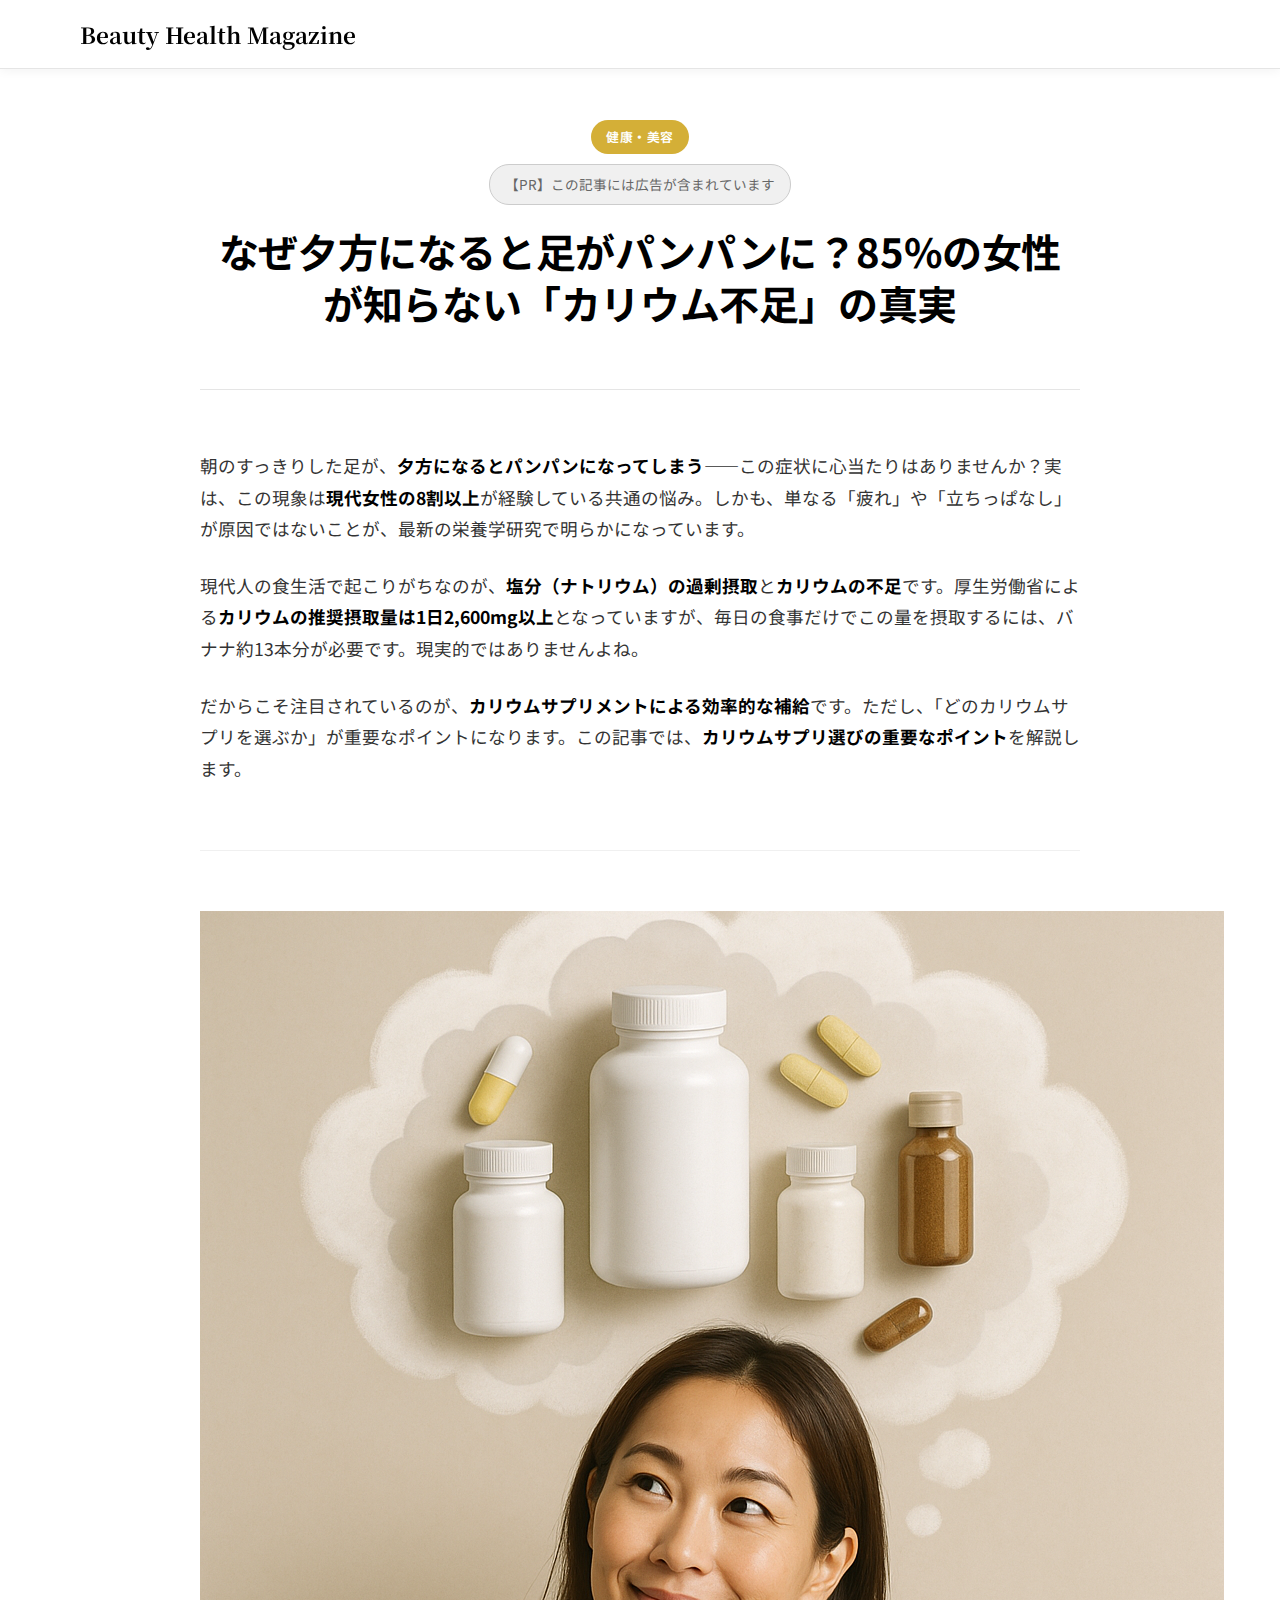
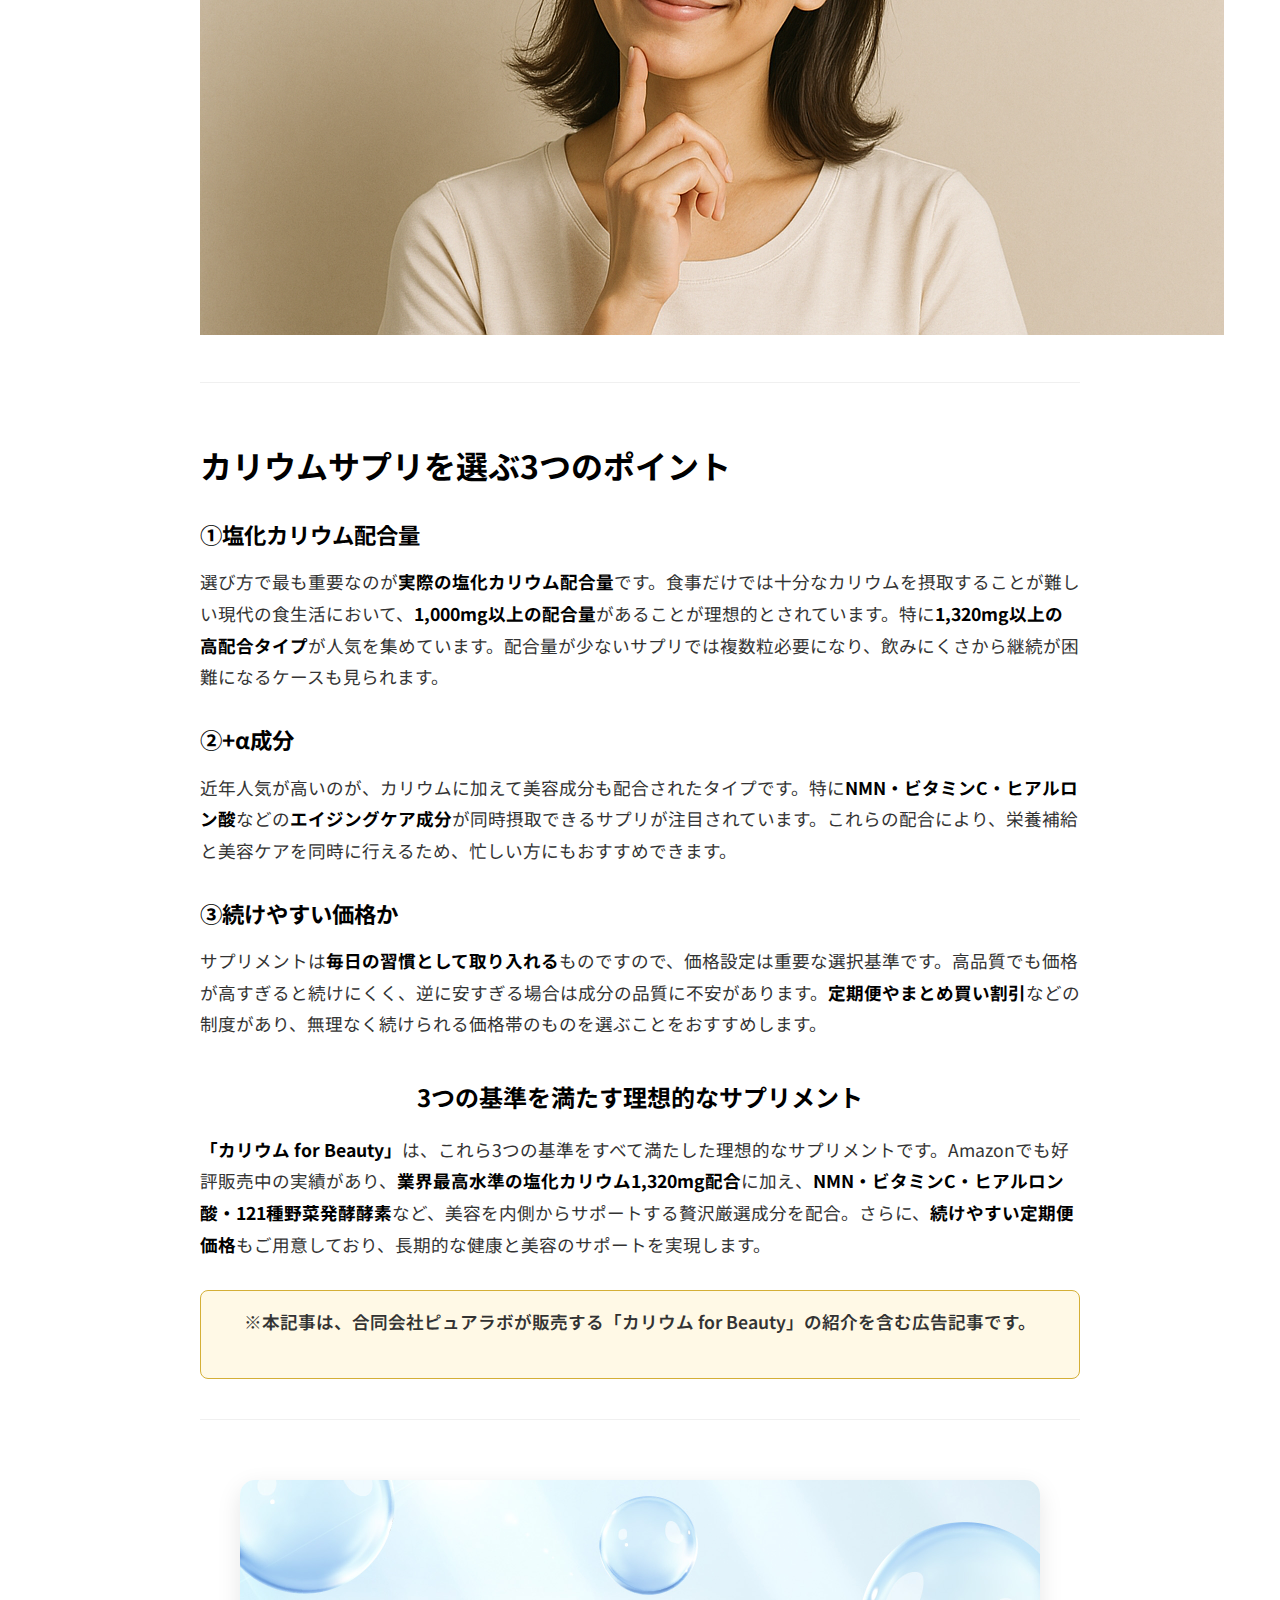
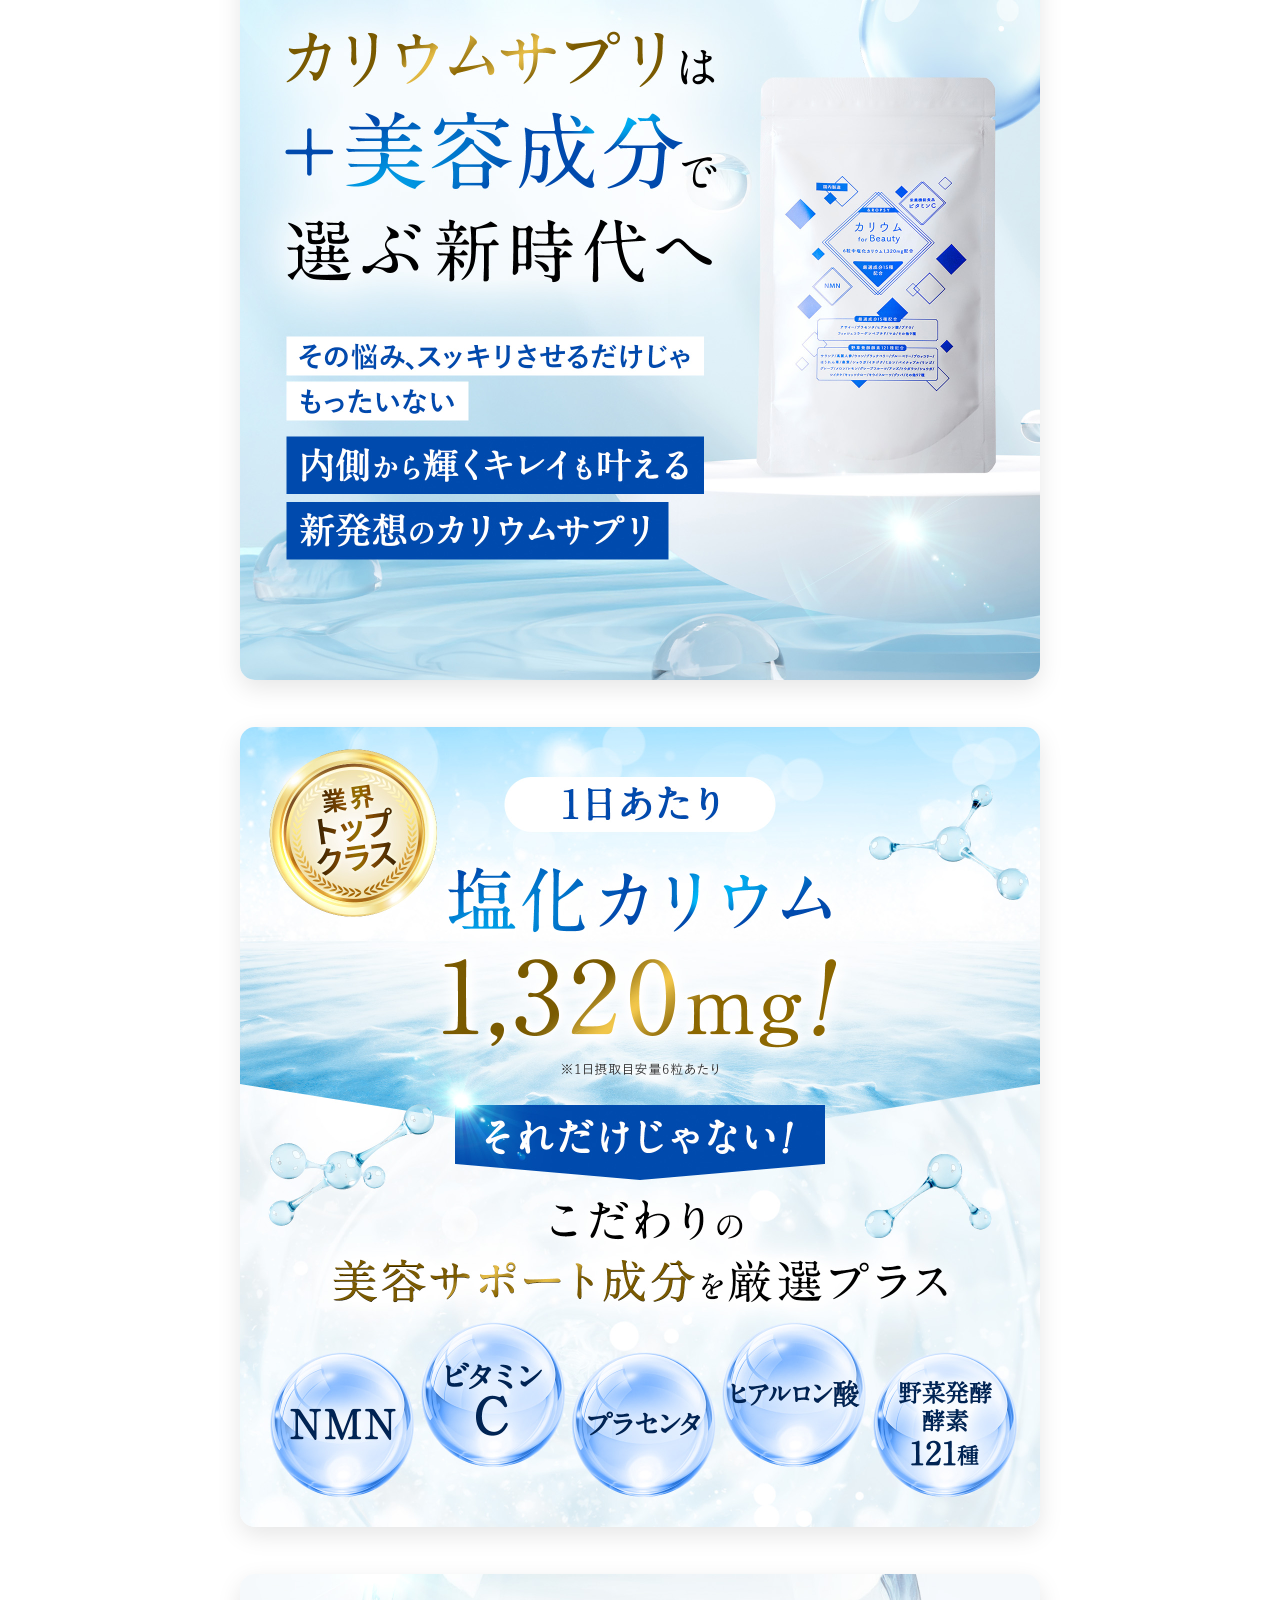
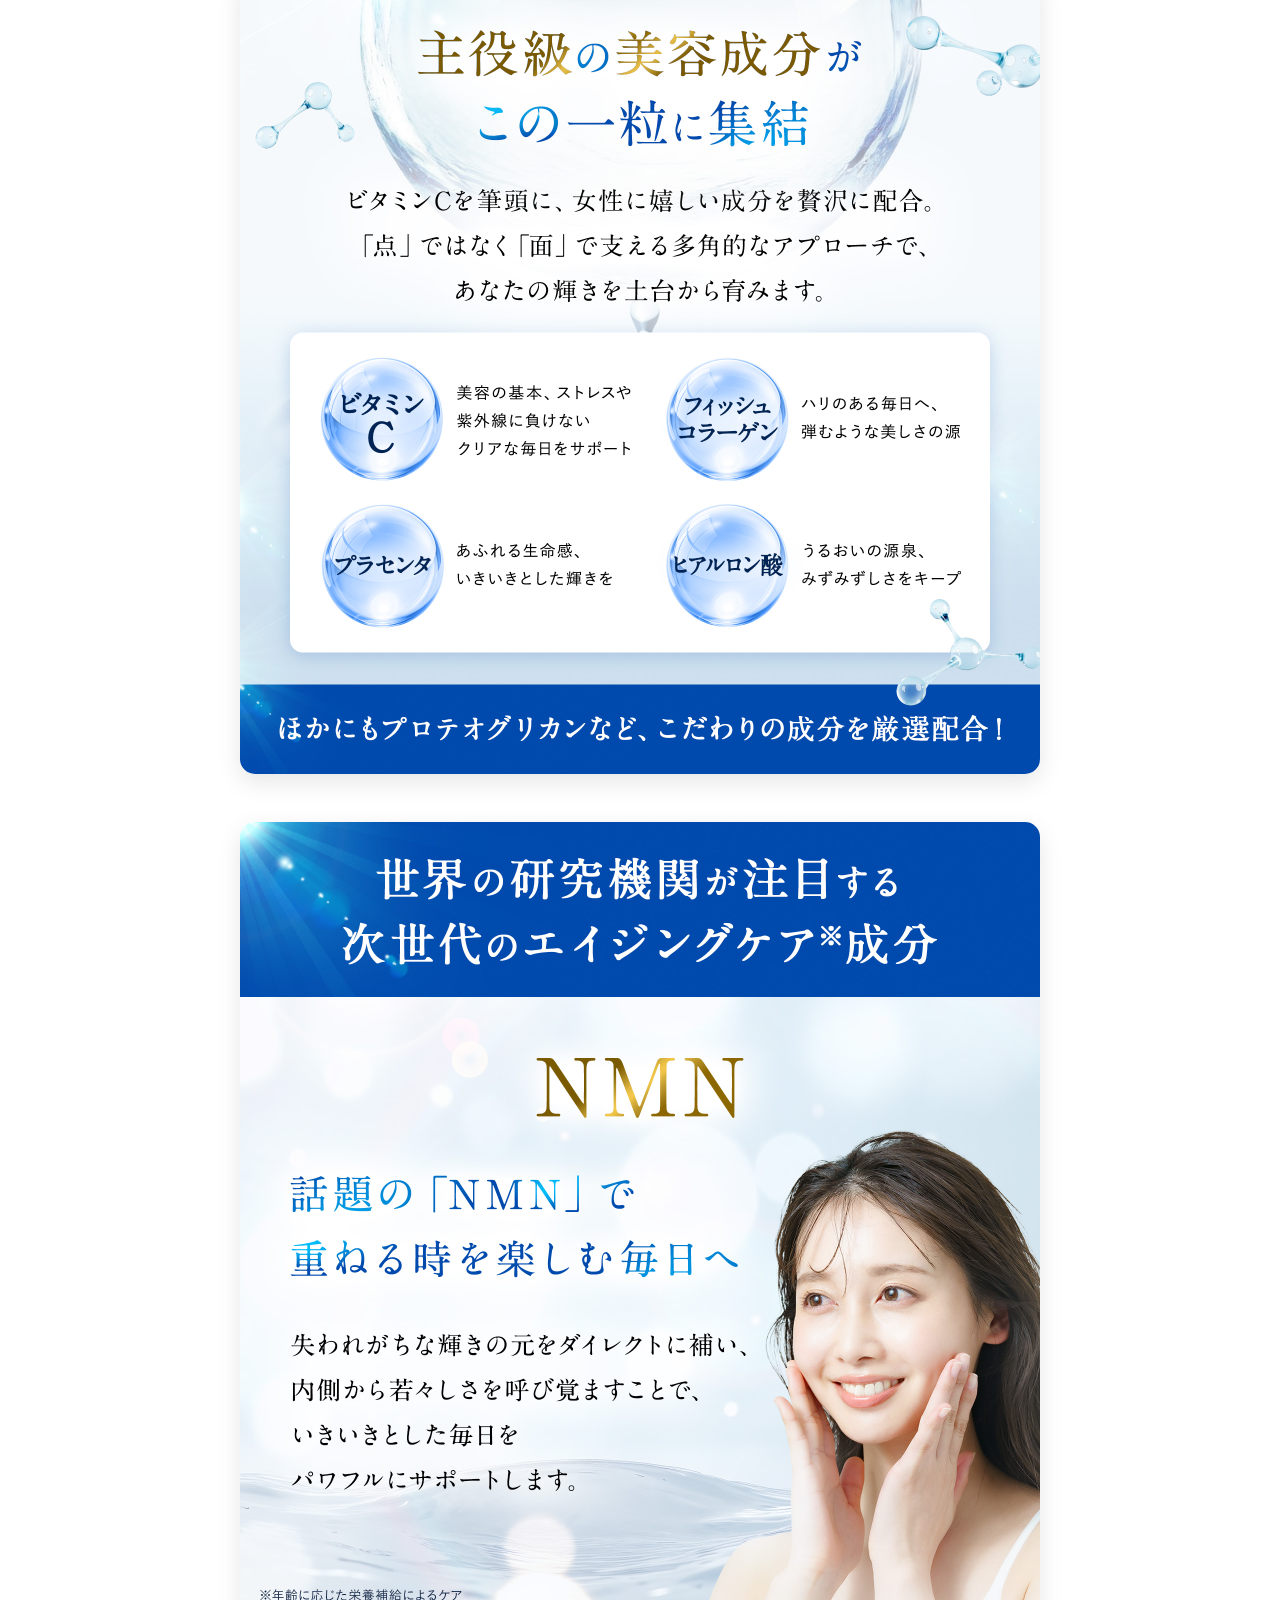
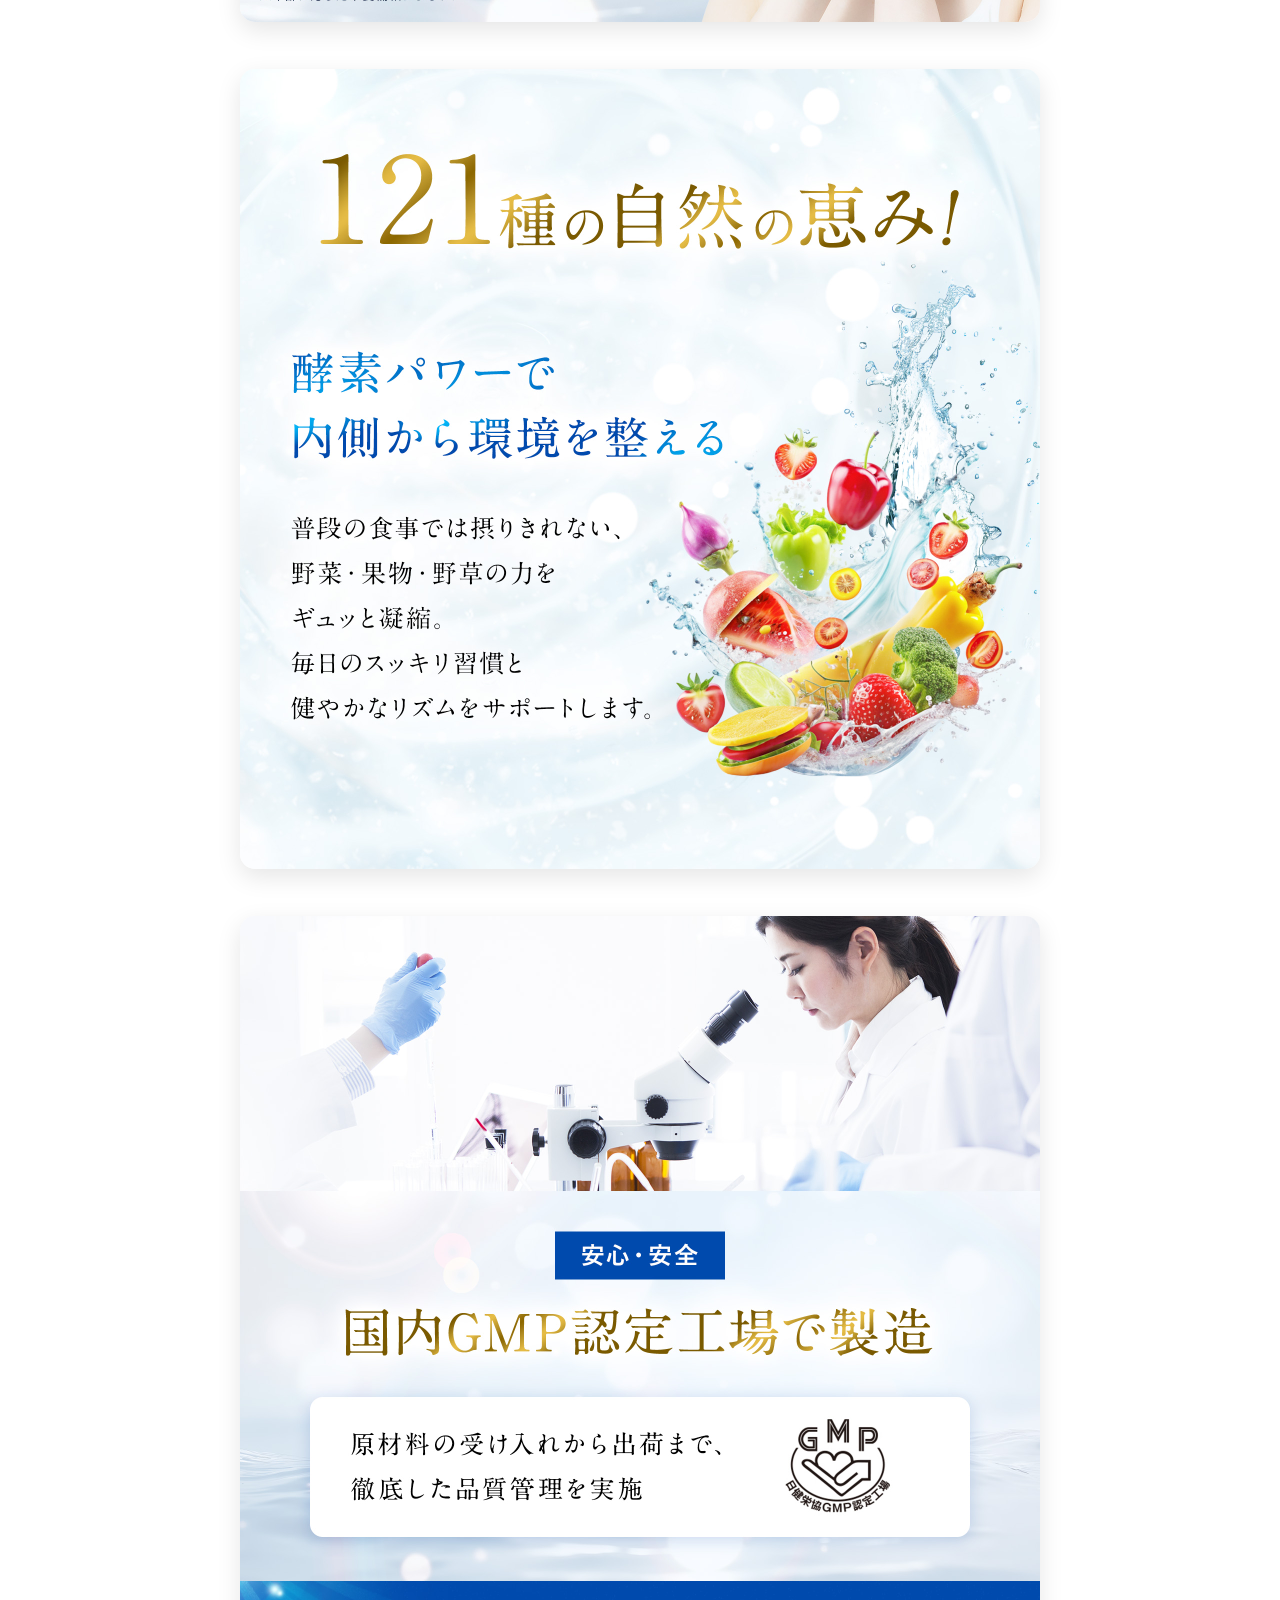
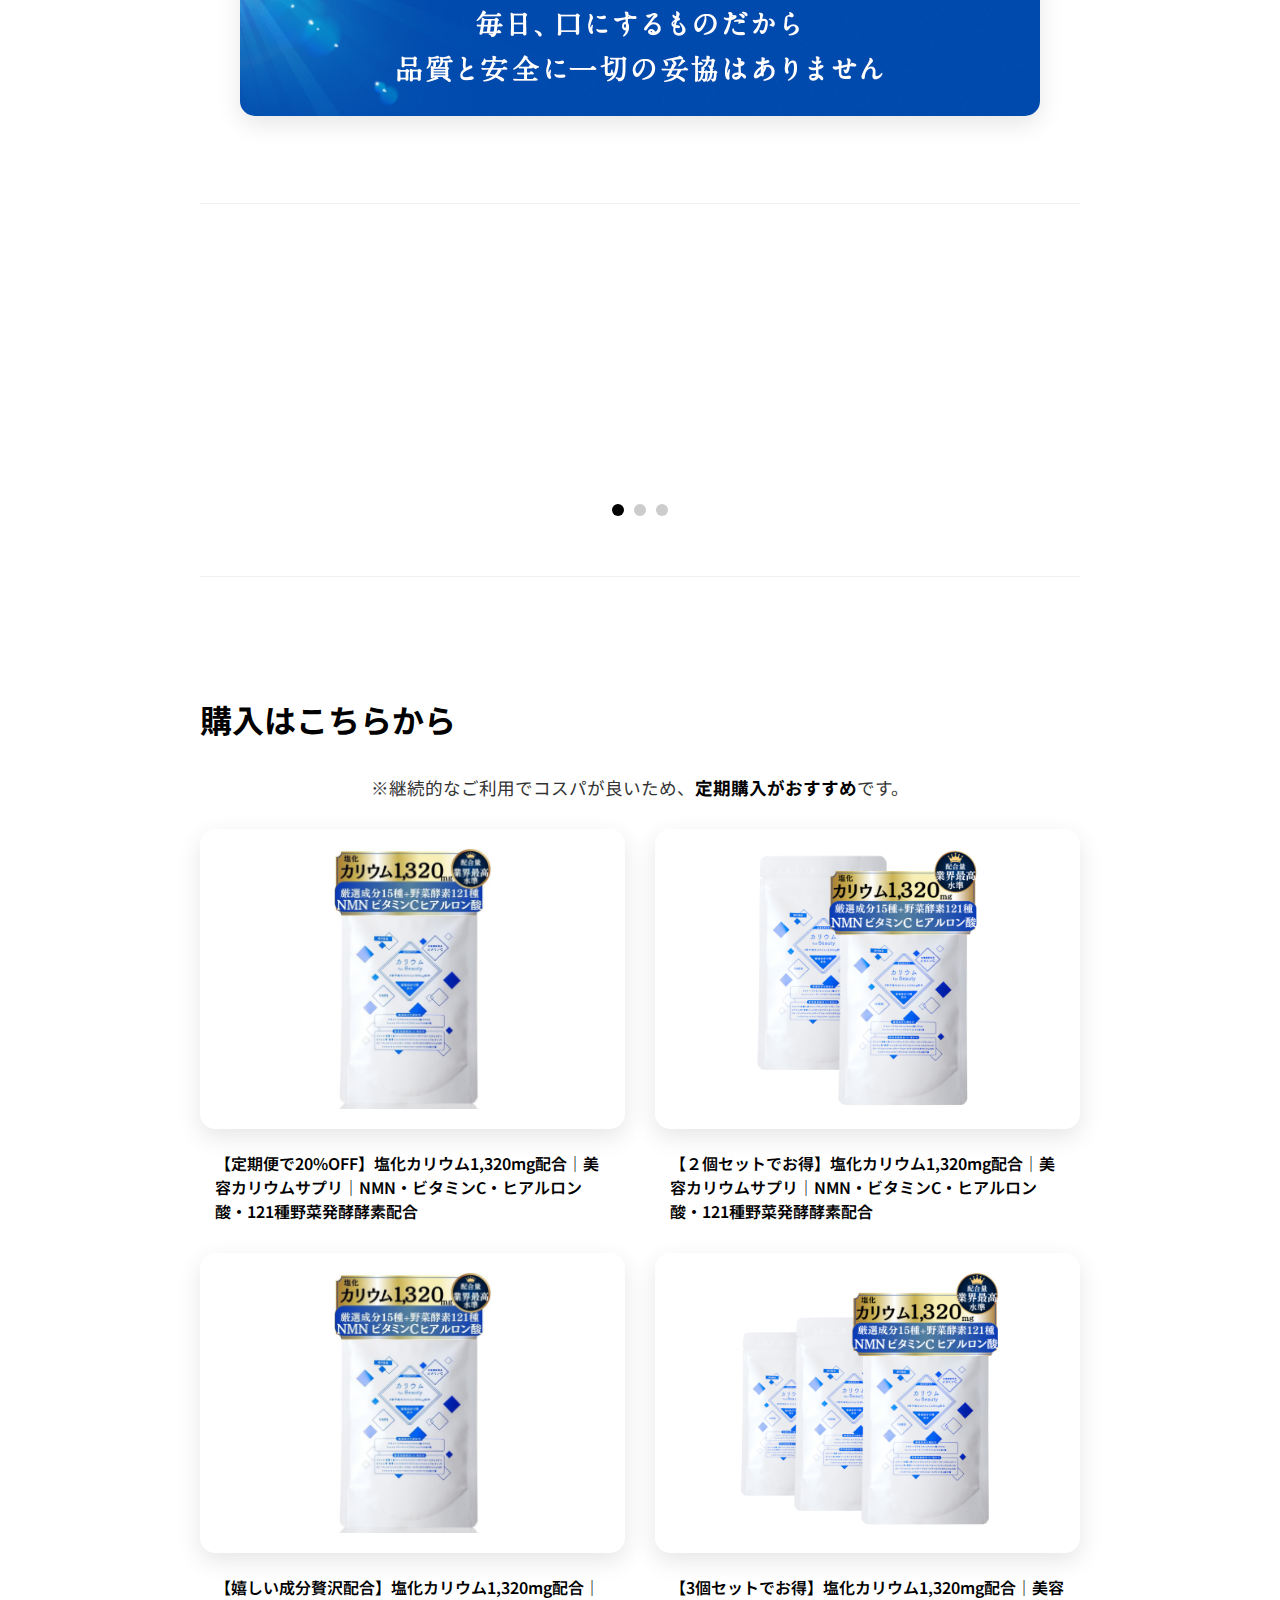
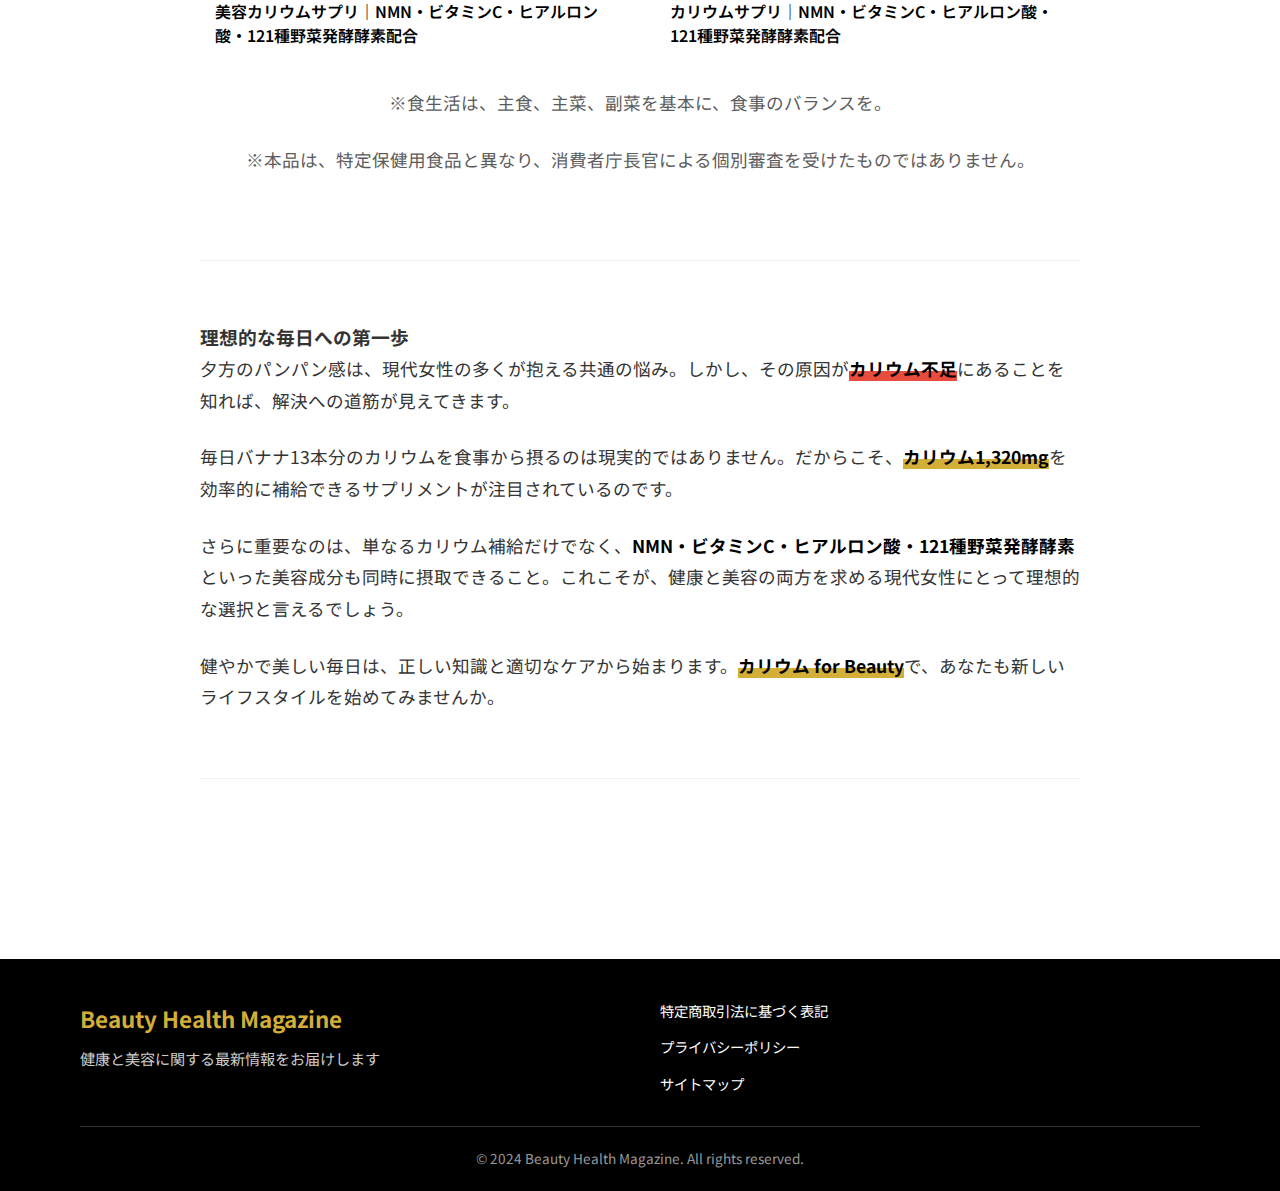
<file: index.html>
<!DOCTYPE html>
<html lang="ja">
<head>
    <meta charset="UTF-8">
    <meta name="viewport" content="width=device-width, initial-scale=1.0">
    <title>夕方のパンパン感にお悩みの方へ｜カリウム不足の真実と美容成分プラスの新常識</title>
    <meta name="description" content="夕方のパンパン感の原因はカリウム不足？最新研究で分かった美容成分配合サプリの選び方を専門家が解説。">
    <link rel="stylesheet" href="styles.css">
    <link href="https://fonts.googleapis.com/css2?family=Noto+Serif+JP:wght@400;600;700&family=Noto+Sans+JP:wght@400;500;600;700&display=swap" rel="stylesheet">
    
    <!-- Meta Pixel Code -->
    <script>
    !function(f,b,e,v,n,t,s)
    {if(f.fbq)return;n=f.fbq=function(){n.callMethod?
    n.callMethod.apply(n,arguments):n.queue.push(arguments)};
    if(!f._fbq)f._fbq=n;n.push=n;n.loaded=!0;n.version='2.0';
    n.queue=[];t=b.createElement(e);t.async=!0;
    t.src=v;s=b.getElementsByTagName(e)[0];
    s.parentNode.insertBefore(t,s)}(window, document,'script',
    'https://connect.facebook.net/en_US/fbevents.js');
    fbq('init', '1463393901441823');
    fbq('track', 'PageView');
    </script>
    <noscript><img height="1" width="1" style="display:none"
    src="https://www.facebook.com/tr?id=1463393901441823&ev=PageView&noscript=1"
    /></noscript>
    <!-- End Meta Pixel Code -->
</head>
<body>
    <!-- ヘッダー -->
    <header class="article-header">
        <div class="container">
            <div class="header-content">
                <div class="site-logo">Beauty Health Magazine</div>
            </div>
        </div>
    </header>

    <!-- 記事メインコンテンツ -->
    <main class="article-main">
            <div class="container">
            <!-- 記事ヘッダー -->
            <article class="article-content">
                <header class="article-title-section">
                    <div class="article-category">健康・美容</div>
                    <div class="ad-disclosure">
                        <p>【PR】この記事には広告が含まれています</p>
                    </div>
                    <h1 class="article-title">
                        なぜ夕方になると足がパンパンに？85%の女性が知らない「カリウム不足」の真実
                    </h1>
                </header>

                <!-- 導入部 -->
                <section class="article-section">
                    <p class="unified-text">朝のすっきりした足が、<strong>夕方になるとパンパンになってしまう</strong>——この症状に心当たりはありませんか？実は、この現象は<strong>現代女性の8割以上</strong>が経験している共通の悩み。しかも、単なる「疲れ」や「立ちっぱなし」が原因ではないことが、最新の栄養学研究で明らかになっています。</p>

                    <p class="unified-text">現代人の食生活で起こりがちなのが、<strong>塩分（ナトリウム）の過剰摂取</strong>と<strong>カリウムの不足</strong>です。厚生労働省による<strong>カリウムの推奨摂取量は1日2,600mg以上</strong>となっていますが、毎日の食事だけでこの量を摂取するには、バナナ約13本分が必要です。現実的ではありませんよね。</p>
                    
                    <p class="unified-text">だからこそ注目されているのが、<strong>カリウムサプリメントによる効率的な補給</strong>です。ただし、「どのカリウムサプリを選ぶか」が重要なポイントになります。この記事では、<strong>カリウムサプリ選びの重要なポイント</strong>を解説します。</p>
                </section>

                <!-- 悩む女性の画像セクション -->
                <section class="article-section concern-image-section">
                    <div class="concern-image-container">
                        <img src="concern-images/concern-woman.jpg" alt="サプリ選びに悩む女性" class="concern-image">
                    </div>
                </section>

                <!-- カリウム美容サプリの選び方 -->
                <section class="article-section">
                    <h2 class="section-heading">カリウムサプリを選ぶ3つのポイント</h2>
                    
                    <h3 class="criteria-heading"><strong>①塩化カリウム配合量</strong></h3>
                    <p class="unified-text">選び方で最も重要なのが<strong>実際の塩化カリウム配合量</strong>です。食事だけでは十分なカリウムを摂取することが難しい現代の食生活において、<strong>1,000mg以上の配合量</strong>があることが理想的とされています。特に<strong>1,320mg以上の高配合タイプ</strong>が人気を集めています。配合量が少ないサプリでは複数粒必要になり、飲みにくさから継続が困難になるケースも見られます。</p>

                    <h3 class="criteria-heading"><strong>②+α成分</strong></h3>
                    <p class="unified-text">近年人気が高いのが、カリウムに加えて美容成分も配合されたタイプです。特に<strong>NMN・ビタミンC・ヒアルロン酸</strong>などの<strong>エイジングケア成分</strong>が同時摂取できるサプリが注目されています。これらの配合により、栄養補給と美容ケアを同時に行えるため、忙しい方にもおすすめできます。</p>

                    <h3 class="criteria-heading"><strong>③続けやすい価格か</strong></h3>
                    <p class="unified-text">サプリメントは<strong>毎日の習慣として取り入れる</strong>ものですので、価格設定は重要な選択基準です。高品質でも価格が高すぎると続けにくく、逆に安すぎる場合は成分の品質に不安があります。<strong>定期便やまとめ買い割引</strong>などの制度があり、無理なく続けられる価格帯のものを選ぶことをおすすめします。</p>

                    <h3 class="recommendation-heading">3つの基準を満たす理想的なサプリメント</h3>
                    <p class="unified-text"><strong>「カリウム for Beauty」</strong>は、これら3つの基準をすべて満たした理想的なサプリメントです。Amazonでも好評販売中の実績があり、<strong>業界最高水準の塩化カリウム1,320mg配合</strong>に加え、<strong>NMN・ビタミンC・ヒアルロン酸・121種野菜発酵酵素</strong>など、美容を内側からサポートする贅沢厳選成分を配合。さらに、<strong>続けやすい定期便価格</strong>もご用意しており、長期的な健康と美容のサポートを実現します。</p>

                    <div class="disclosure-notice">
                        <p class="disclosure-text">※本記事は、合同会社ピュアラボが販売する「カリウム for Beauty」の紹介を含む広告記事です。</p>
                            </div>
                </section>

                <!-- 商品詳細画像セクション -->
                <section class="article-section product-images-section">
                    <div class="product-image-container">
                        <img src="images/image1.jpg" alt="安心・安全 国内GMP認定工場で製造" class="product-detail-image">
                        </div>
                    <div class="product-image-container">
                        <img src="images/image2.jpg" alt="主役級の美容成分がこの一粒に集結" class="product-detail-image">
                    </div>
                    <div class="product-image-container">
                        <img src="images/image3.jpg" alt="業界トップクラス 1日あたり塩化カリウム1,320mg" class="product-detail-image">
                </div>
                    <div class="product-image-container">
                        <img src="images/image4.jpg" alt="世界の研究機関が注目する次世代のエイジングケア成分 NMN" class="product-detail-image">
                    </div>
                    <div class="product-image-container">
                        <img src="images/image5.jpg" alt="121種の自然の恵み 酵素パワーで内側から環境を整える" class="product-detail-image">
                </div>
                    <div class="product-image-container">
                        <img src="images/image6.jpg" alt="カリウムサプリは+美容成分で選ぶ新時代へ" class="product-detail-image">
            </div>
        </section>

                <!-- レビューセクション -->
                <section class="article-section">
                    <div class="reviews-carousel">
                        <div class="review-track">
                            <div class="review-slide">
                                <div class="review-content">
                                    <div class="review-rating">★★★★★</div>
                                    <p class="review-text">長時間のデスクワークで毎日重だるさを感じていましたが、このサプリは飲みやすくて続けやすく、朝のすっきり感が違います。</p>
                                    <div class="reviewer-info">Y.M様（42歳・会社員）</div>
                                </div>
                            </div>
                            
                            <div class="review-slide">
                                <div class="review-content">
                                    <div class="review-rating">★★★★★</div>
                                    <p class="review-text">色々なサプリを試してきましたが、カリウムと美容成分が一緒に摂れるのは魅力的。品質も良く安心して続けられます。</p>
                                    <div class="reviewer-info">R.K様（38歳・主婦）</div>
                                </div>
                            </div>
                            
                            <div class="review-slide">
                                <div class="review-content">
                                    <div class="review-rating">★★★★★</div>
                                    <p class="review-text">カリウム1,320mgという高配合に加えて、NMNやヒアルロン酸まで。これ一つで必要な成分が摂れるのが嬉しいです。</p>
                                    <div class="reviewer-info">M.S様（51歳・自営業）</div>
                                </div>
                            </div>
                        </div>
                        
                        <div class="carousel-nav">
                            <button class="nav-dot active" data-slide="0"></button>
                            <button class="nav-dot" data-slide="1"></button>
                            <button class="nav-dot" data-slide="2"></button>
                </div>
            </div>
        </section>


                <!-- 商品購入セクション -->
                <section class="article-section products-section">
                    <h2 class="section-heading">購入はこちらから</h2>
                    <p class="purchase-recommendation">※継続的なご利用でコスパが良いため、<strong>定期購入がおすすめ</strong>です。</p>
                    
                    <div class="products-grid">
                        <!-- 1. 定期便で20%OFF -->
                        <div class="product-item">
                            <a href="https://purelabo.base.shop/items/116776167" target="_blank" class="product-link">
                                <img src="products/product1.jpg" alt="定期便で20%OFF" class="product-image">
                                <h3 class="product-title">【定期便で20%OFF】塩化カリウム1,320mg配合｜美容カリウムサプリ｜NMN・ビタミンC・ヒアルロン酸・121種野菜発酵酵素配合</h3>
                            </a>
                        </div>
                        
                        <!-- 2. 2個セットでお得 -->
                        <div class="product-item">
                            <a href="https://purelabo.base.shop/items/116789659" target="_blank" class="product-link">
                                <img src="products/product2.jpg" alt="2個セットでお得" class="product-image">
                                <h3 class="product-title">【２個セットでお得】塩化カリウム1,320mg配合｜美容カリウムサプリ｜NMN・ビタミンC・ヒアルロン酸・121種野菜発酵酵素配合</h3>
                            </a>
                        </div>
                        
                        <!-- 3. 嬉しい成分贅沢配合 -->
                        <div class="product-item">
                            <a href="https://purelabo.base.shop/items/84332014" target="_blank" class="product-link">
                                <img src="products/product3.jpg" alt="嬉しい成分贅沢配合" class="product-image">
                                <h3 class="product-title">【嬉しい成分贅沢配合】塩化カリウム1,320mg配合｜美容カリウムサプリ｜NMN・ビタミンC・ヒアルロン酸・121種野菜発酵酵素配合</h3>
                            </a>
                        </div>
                        
                        <!-- 4. 3個セットでお得 -->
                        <div class="product-item">
                            <a href="https://purelabo.base.shop/items/118589016" target="_blank" class="product-link">
                                <img src="products/product4.jpg" alt="3個セットでお得" class="product-image">
                                <h3 class="product-title">【3個セットでお得】塩化カリウム1,320mg配合｜美容カリウムサプリ｜NMN・ビタミンC・ヒアルロン酸・121種野菜発酵酵素配合</h3>
                            </a>
                        </div>
                    </div>
                    
                    <div class="disclaimer-info">
                        <p class="disclaimer">※食生活は、主食、主菜、副菜を基本に、食事のバランスを。</p>
                        <p class="disclaimer">※本品は、特定保健用食品と異なり、消費者庁長官による個別審査を受けたものではありません。</p>
                    </div>
                </section>

                <!-- 結びの文章 -->
                <section class="article-section">
                    <h3 class="analysis-title">理想的な毎日への第一歩</h3>
                    
                    <p class="unified-text">夕方のパンパン感は、現代女性の多くが抱える共通の悩み。しかし、その原因が<span class="highlight-important">カリウム不足</span>にあることを知れば、解決への道筋が見えてきます。</p>
                    
                    <p class="unified-text">毎日バナナ13本分のカリウムを食事から摂るのは現実的ではありません。だからこそ、<span class="highlight-gold">カリウム1,320mg</span>を効率的に補給できるサプリメントが注目されているのです。</p>
                    
                    <p class="unified-text">さらに重要なのは、単なるカリウム補給だけでなく、<strong>NMN・ビタミンC・ヒアルロン酸・121種野菜発酵酵素</strong>といった美容成分も同時に摂取できること。これこそが、健康と美容の両方を求める現代女性にとって理想的な選択と言えるでしょう。</p>
                    
                    <p class="unified-text">健やかで美しい毎日は、正しい知識と適切なケアから始まります。<span class="highlight-gold">カリウム for Beauty</span>で、あなたも新しいライフスタイルを始めてみませんか。</p>
                </section>


            </article>
            </div>
    </main>

    <!-- フッター -->
    <footer class="article-footer">
        <div class="container">
            <div class="footer-content">
                <div class="footer-info">
                    <p class="site-name">Beauty Health Magazine</p>
                    <p class="footer-description">健康と美容に関する最新情報をお届けします</p>
                </div>
                <div class="footer-links">
                    <a href="terms.html">特定商取引法に基づく表記</a>
                    <a href="privacy.html">プライバシーポリシー</a>
                    <a href="sitemap.html">サイトマップ</a>
                </div>
            </div>
            <div class="copyright">
                <p>&copy; 2024 Beauty Health Magazine. All rights reserved.</p>
            </div>
        </div>
    </footer>

    <script src="script.js"></script>
</body>
</html>
</file>
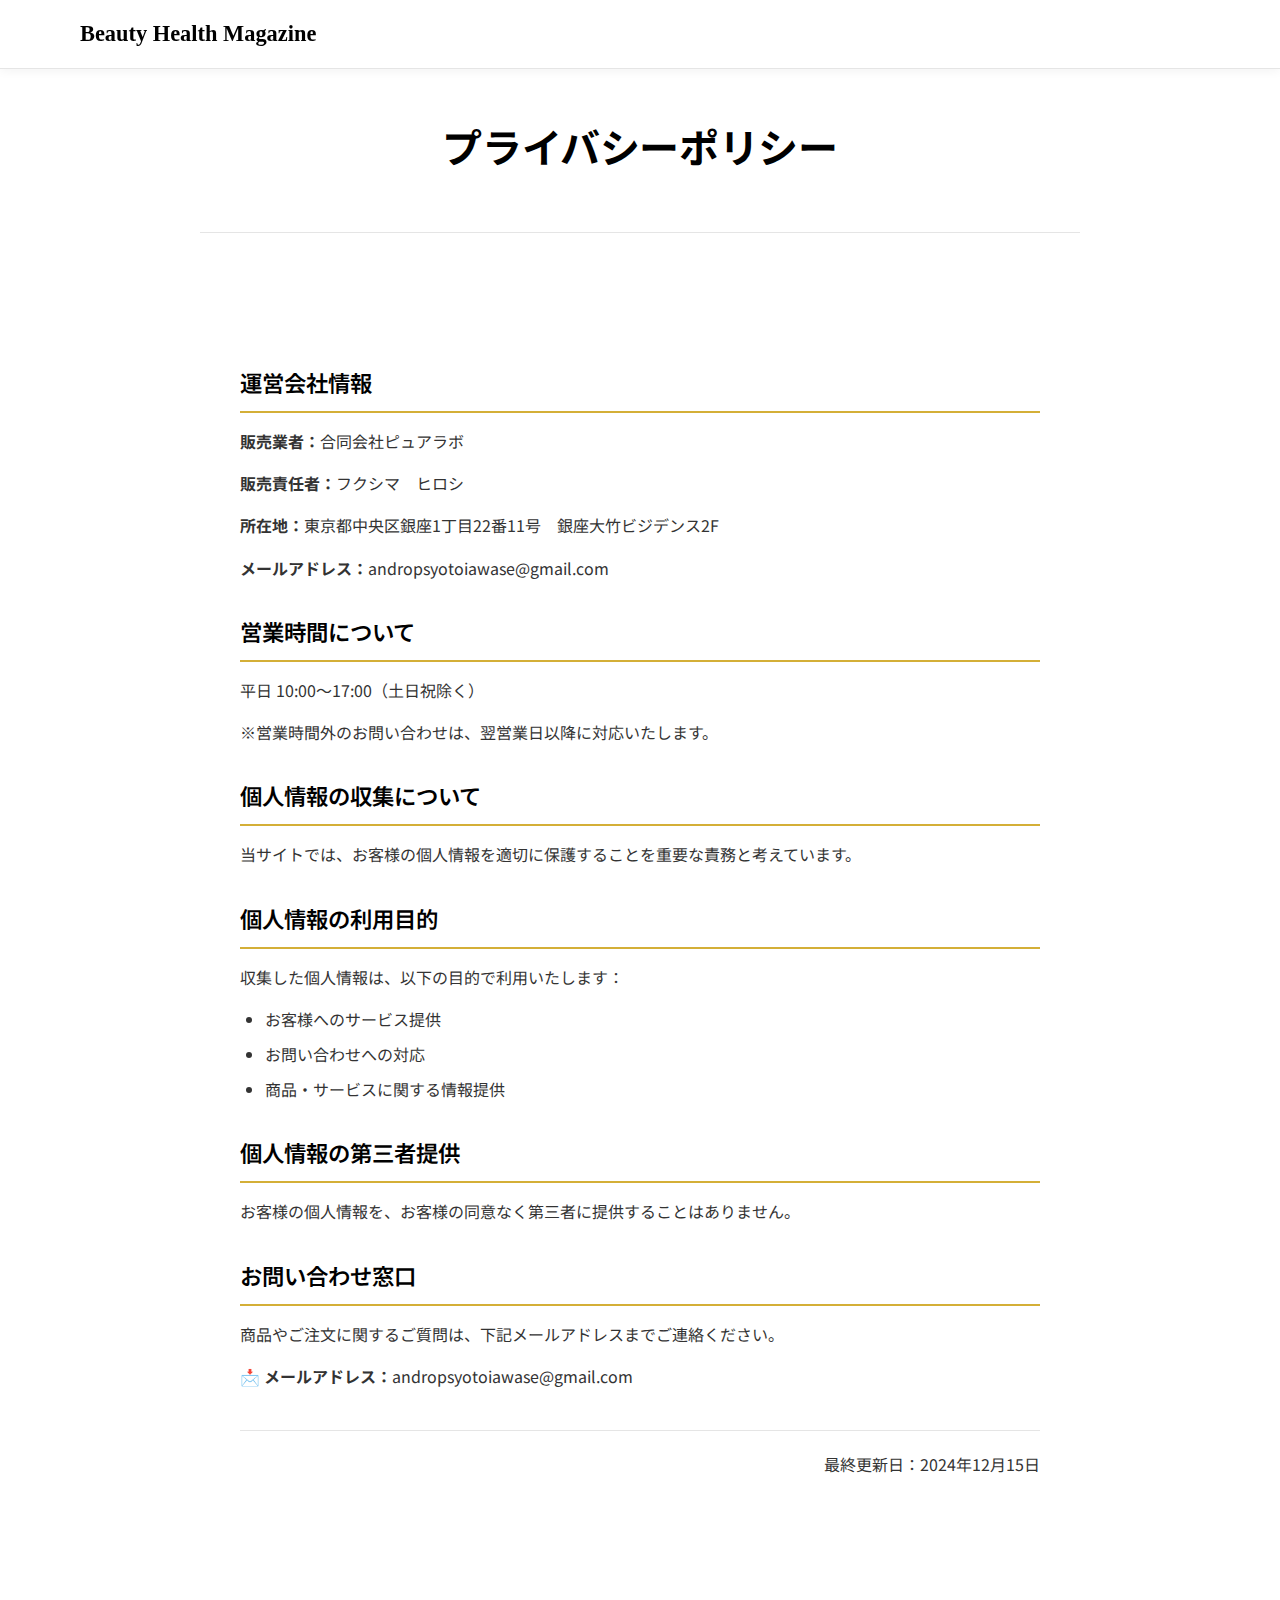
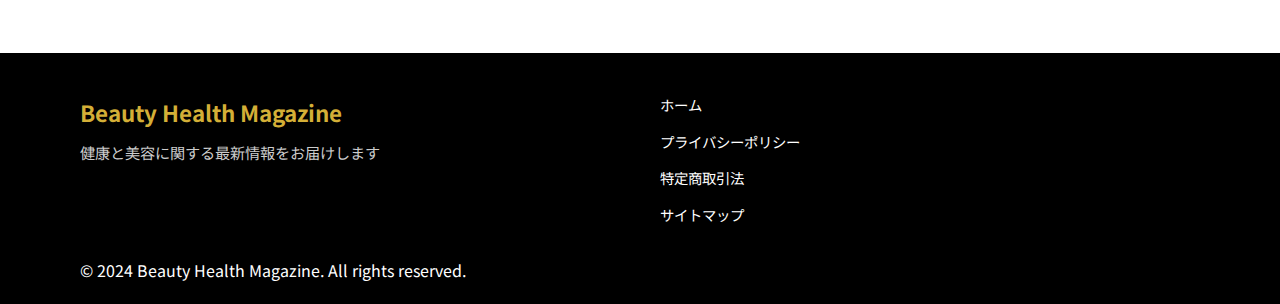
<file: privacy.html>
<!DOCTYPE html>
<html lang="ja">
<head>
    <meta charset="UTF-8">
    <meta name="viewport" content="width=device-width, initial-scale=1.0">
    <title>プライバシーポリシー｜Beauty Health Magazine</title>
    <link rel="stylesheet" href="styles.css">
    <link href="https://fonts.googleapis.com/css2?family=Noto+Sans+JP:wght@400;500;600;700&display=swap" rel="stylesheet">
</head>
<body>
    <header class="article-header">
        <div class="container">
            <div class="header-content">
                <div class="site-logo">Beauty Health Magazine</div>
            </div>
        </div>
    </header>

    <main class="article-main">
        <div class="container">
            <article class="article-content">
                <header class="article-title-section">
                    <h1 class="article-title">プライバシーポリシー</h1>
                </header>

                <section class="legal-content">
                    <h2>運営会社情報</h2>
                    <p><strong>販売業者：</strong>合同会社ピュアラボ</p>
                    <p><strong>販売責任者：</strong>フクシマ　ヒロシ</p>
                    <p><strong>所在地：</strong>東京都中央区銀座1丁目22番11号　銀座大竹ビジデンス2F</p>
                    <p><strong>メールアドレス：</strong>andropsyotoiawase@gmail.com</p>

                    <h2>営業時間について</h2>
                    <p>平日 10:00〜17:00（土日祝除く）</p>
                    <p>※営業時間外のお問い合わせは、翌営業日以降に対応いたします。</p>

                    <h2>個人情報の収集について</h2>
                    <p>当サイトでは、お客様の個人情報を適切に保護することを重要な責務と考えています。</p>

                    <h2>個人情報の利用目的</h2>
                    <p>収集した個人情報は、以下の目的で利用いたします：</p>
                    <ul>
                        <li>お客様へのサービス提供</li>
                        <li>お問い合わせへの対応</li>
                        <li>商品・サービスに関する情報提供</li>
                    </ul>

                    <h2>個人情報の第三者提供</h2>
                    <p>お客様の個人情報を、お客様の同意なく第三者に提供することはありません。</p>

                    <h2>お問い合わせ窓口</h2>
                    <p>商品やご注文に関するご質問は、下記メールアドレスまでご連絡ください。</p>
                    <p>📩 <strong>メールアドレス：</strong>andropsyotoiawase@gmail.com</p>

                    <p class="update-date">最終更新日：2024年12月15日</p>
                </section>
            </article>
        </div>
    </main>

    <footer class="article-footer">
        <div class="container">
            <div class="footer-content">
                <div class="footer-info">
                    <p class="site-name">Beauty Health Magazine</p>
                    <p class="footer-description">健康と美容に関する最新情報をお届けします</p>
                </div>
                <div class="footer-links">
                    <a href="index.html">ホーム</a>
                    <a href="privacy.html">プライバシーポリシー</a>
                    <a href="terms.html">特定商取引法</a>
                    <a href="sitemap.html">サイトマップ</a>
                </div>
            </div>
            <div class="footer-bottom">
                <p>&copy; 2024 Beauty Health Magazine. All rights reserved.</p>
            </div>
        </div>
    </footer>
</body>
</html>
</file>
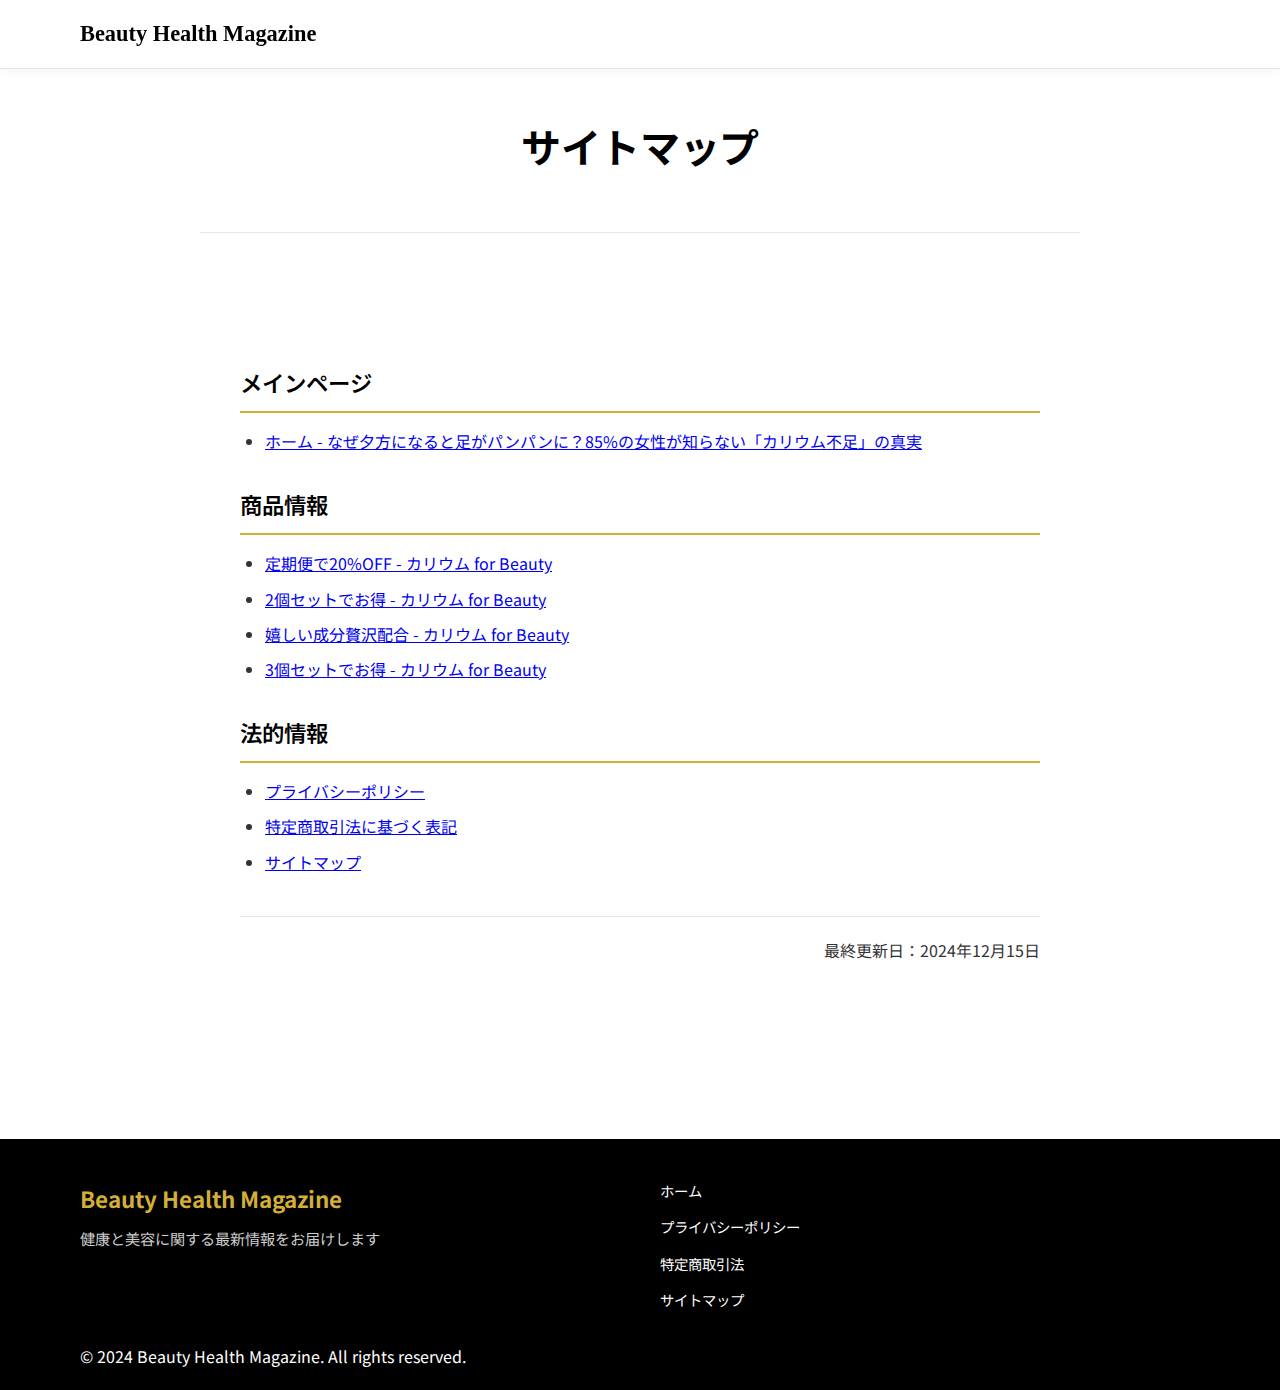
<file: sitemap.html>
<!DOCTYPE html>
<html lang="ja">
<head>
    <meta charset="UTF-8">
    <meta name="viewport" content="width=device-width, initial-scale=1.0">
    <title>サイトマップ｜Beauty Health Magazine</title>
    <link rel="stylesheet" href="styles.css">
    <link href="https://fonts.googleapis.com/css2?family=Noto+Sans+JP:wght@400;500;600;700&display=swap" rel="stylesheet">
</head>
<body>
    <header class="article-header">
        <div class="container">
            <div class="header-content">
                <div class="site-logo">Beauty Health Magazine</div>
            </div>
        </div>
    </header>

    <main class="article-main">
        <div class="container">
            <article class="article-content">
                <header class="article-title-section">
                    <h1 class="article-title">サイトマップ</h1>
                </header>

                <section class="legal-content">
                    <h2>メインページ</h2>
                    <ul>
                        <li><a href="index.html">ホーム - なぜ夕方になると足がパンパンに？85%の女性が知らない「カリウム不足」の真実</a></li>
                    </ul>

                    <h2>商品情報</h2>
                    <ul>
                        <li><a href="https://purelabo.base.shop/items/116776167" target="_blank">定期便で20%OFF - カリウム for Beauty</a></li>
                        <li><a href="https://purelabo.base.shop/items/116789659" target="_blank">2個セットでお得 - カリウム for Beauty</a></li>
                        <li><a href="https://purelabo.base.shop/items/84332014" target="_blank">嬉しい成分贅沢配合 - カリウム for Beauty</a></li>
                        <li><a href="https://purelabo.base.shop/items/118589016" target="_blank">3個セットでお得 - カリウム for Beauty</a></li>
                    </ul>

                    <h2>法的情報</h2>
                    <ul>
                        <li><a href="privacy.html">プライバシーポリシー</a></li>
                        <li><a href="terms.html">特定商取引法に基づく表記</a></li>
                        <li><a href="sitemap.html">サイトマップ</a></li>
                    </ul>

                    <p class="update-date">最終更新日：2024年12月15日</p>
                </section>
            </article>
        </div>
    </main>

    <footer class="article-footer">
        <div class="container">
            <div class="footer-content">
                <div class="footer-info">
                    <p class="site-name">Beauty Health Magazine</p>
                    <p class="footer-description">健康と美容に関する最新情報をお届けします</p>
                </div>
                <div class="footer-links">
                    <a href="index.html">ホーム</a>
                    <a href="privacy.html">プライバシーポリシー</a>
                    <a href="terms.html">特定商取引法</a>
                    <a href="sitemap.html">サイトマップ</a>
                </div>
            </div>
            <div class="footer-bottom">
                <p>&copy; 2024 Beauty Health Magazine. All rights reserved.</p>
            </div>
        </div>
    </footer>
</body>
</html>
</file>
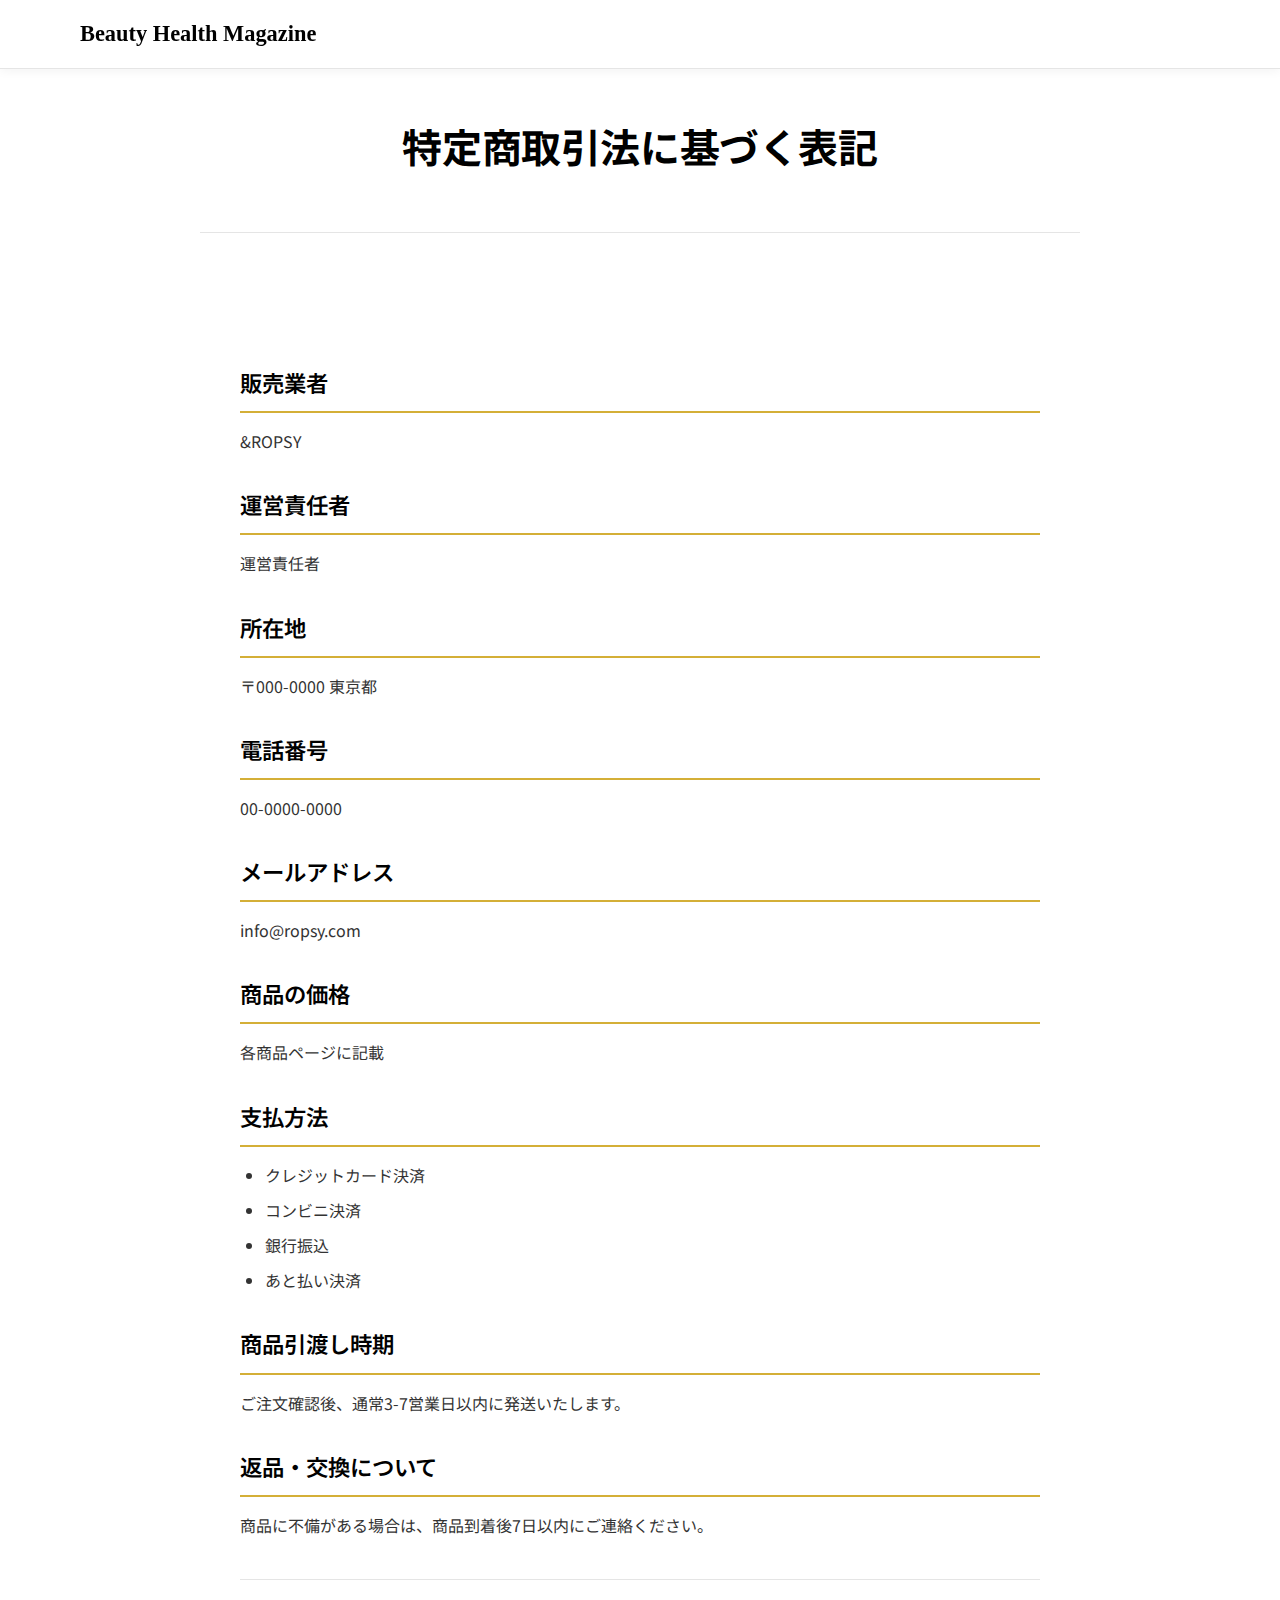
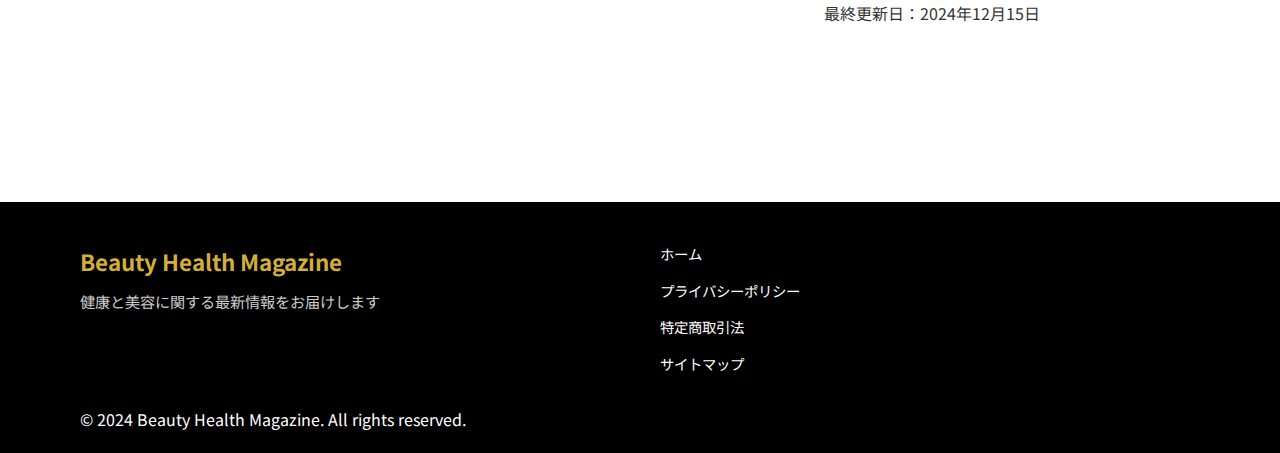
<file: terms.html>
<!DOCTYPE html>
<html lang="ja">
<head>
    <meta charset="UTF-8">
    <meta name="viewport" content="width=device-width, initial-scale=1.0">
    <title>特定商取引法に基づく表記｜Beauty Health Magazine</title>
    <link rel="stylesheet" href="styles.css">
    <link href="https://fonts.googleapis.com/css2?family=Noto+Sans+JP:wght@400;500;600;700&display=swap" rel="stylesheet">
</head>
<body>
    <header class="article-header">
        <div class="container">
            <div class="header-content">
                <div class="site-logo">Beauty Health Magazine</div>
            </div>
        </div>
    </header>

    <main class="article-main">
        <div class="container">
            <article class="article-content">
                <header class="article-title-section">
                    <h1 class="article-title">特定商取引法に基づく表記</h1>
                </header>

                <section class="legal-content">
                    <h2>販売業者</h2>
                    <p>&ROPSY</p>

                    <h2>運営責任者</h2>
                    <p>運営責任者</p>

                    <h2>所在地</h2>
                    <p>〒000-0000 東京都</p>

                    <h2>電話番号</h2>
                    <p>00-0000-0000</p>

                    <h2>メールアドレス</h2>
                    <p>info@ropsy.com</p>

                    <h2>商品の価格</h2>
                    <p>各商品ページに記載</p>

                    <h2>支払方法</h2>
                    <ul>
                        <li>クレジットカード決済</li>
                        <li>コンビニ決済</li>
                        <li>銀行振込</li>
                        <li>あと払い決済</li>
                    </ul>

                    <h2>商品引渡し時期</h2>
                    <p>ご注文確認後、通常3-7営業日以内に発送いたします。</p>

                    <h2>返品・交換について</h2>
                    <p>商品に不備がある場合は、商品到着後7日以内にご連絡ください。</p>

                    <p class="update-date">最終更新日：2024年12月15日</p>
                </section>
            </article>
        </div>
    </main>

    <footer class="article-footer">
        <div class="container">
            <div class="footer-content">
                <div class="footer-info">
                    <p class="site-name">Beauty Health Magazine</p>
                    <p class="footer-description">健康と美容に関する最新情報をお届けします</p>
                </div>
                <div class="footer-links">
                    <a href="index.html">ホーム</a>
                    <a href="privacy.html">プライバシーポリシー</a>
                    <a href="terms.html">特定商取引法</a>
                    <a href="sitemap.html">サイトマップ</a>
                </div>
            </div>
            <div class="footer-bottom">
                <p>&copy; 2024 Beauty Health Magazine. All rights reserved.</p>
            </div>
        </div>
    </footer>
</body>
</html>
</file>
<file: styles.css>
/* WEB媒体記事風デザイン: 白(#FFFFFF), 黒(#000000), ゴールド(#D4AF37) */
/* 効果的に赤・青・緑を使用 */

* {
    margin: 0;
    padding: 0;
    box-sizing: border-box;
}

body {
    font-family: 'Noto Sans JP', -apple-system, BlinkMacSystemFont, 'Segoe UI', 'Hiragino Sans', sans-serif;
    line-height: 1.7;
    color: #333333;
    background: #FFFFFF;
    overflow-x: hidden;
    font-weight: 400;
}

.container {
    max-width: 1200px;
    margin: 0 auto;
    padding: 0 40px;
}

/* ヘッダー - 記事風 */
.article-header {
    background: #FFFFFF;
    border-bottom: 1px solid #E5E5E5;
    position: fixed;
    width: 100%;
    top: 0;
    z-index: 1000;
    padding: 15px 0;
    box-shadow: 0 2px 10px rgba(0, 0, 0, 0.05);
}

.header-content {
    display: flex;
    justify-content: space-between;
    align-items: center;
}

.site-logo {
    font-family: 'Noto Serif JP', serif;
    font-size: 1.4rem;
    font-weight: 700;
    color: #000000;
}

.main-nav {
    display: flex;
    gap: 30px;
}

.main-nav a {
    color: #666666;
    text-decoration: none;
    font-size: 0.9rem;
    font-weight: 500;
    transition: color 0.3s ease;
}

.main-nav a:hover {
    color: #D4AF37;
}

/* 記事メインコンテンツ */
.article-main {
    padding-top: 80px;
    background: #FFFFFF;
}

.article-content {
    max-width: 1000px;
    margin: 0 auto;
    padding: 40px 60px;
}

/* 記事タイトルセクション */
.article-title-section {
    margin-bottom: 60px;
    text-align: center;
    border-bottom: 1px solid #E5E5E5;
    padding-bottom: 40px;
}

.article-category {
    display: inline-block;
    background: #D4AF37;
    color: #FFFFFF;
    padding: 6px 15px;
    font-size: 0.8rem;
    font-weight: 600;
    border-radius: 20px;
    margin-bottom: 10px;
    text-transform: uppercase;
    letter-spacing: 0.5px;
}

/* ステマ規制対応 - PR表示 */
.ad-disclosure {
    text-align: center;
    margin-bottom: 20px;
}

.ad-disclosure p {
    font-size: 0.85rem;
    color: #666666;
    background: #F0F0F0;
    padding: 8px 15px;
    border-radius: 20px;
    display: inline-block;
    margin: 0;
    border: 1px solid #CCCCCC;
}

.article-title {
    font-family: 'Noto Sans JP', sans-serif;
    font-size: 2.5rem;
    font-weight: 700;
    line-height: 1.3;
    color: #000000;
    margin-bottom: 20px;
    letter-spacing: -0.01em;
}

.article-subtitle {
    font-size: 1.2rem;
    color: #666666;
    margin-bottom: 30px;
    line-height: 1.5;
}

.article-meta {
    display: flex;
    justify-content: center;
    gap: 30px;
    flex-wrap: wrap;
    font-size: 0.9rem;
    color: #999999;
}

.article-meta span {
    position: relative;
}

.article-meta span:not(:last-child)::after {
    content: '|';
    position: absolute;
    right: -15px;
    color: #CCCCCC;
}

/* 記事導入部 */
.article-intro {
    margin-bottom: 60px;
}

.intro-content {
    max-width: 800px;
    margin: 0 auto;
}


.intro-image {
    margin-bottom: 30px;
    text-align: center;
}

.intro-img {
    width: 100%;
    max-width: 600px;
    height: 300px;
    object-fit: cover;
    border-radius: 10px;
    box-shadow: 0 8px 25px rgba(0, 0, 0, 0.1);
}

.lead-text-large {
    font-size: 1.3rem;
    line-height: 1.7;
    color: #333333;
    margin-bottom: 30px;
    text-align: justify;
    padding: 0 15px;
    font-weight: 400;
}

.text-content-large {
    font-size: 1.1rem;
    line-height: 1.7;
    color: #333333;
    margin-bottom: 25px;
    text-align: justify;
    font-weight: 400;
}

.highlight-text {
    background: linear-gradient(transparent 60%, #D4AF37 60%);
    font-weight: 700;
    color: #000000;
}

.highlight-gold {
    background: linear-gradient(transparent 60%, #D4AF37 60%);
    font-weight: 700;
    color: #000000;
}

.highlight-important {
    background: linear-gradient(transparent 60%, #E74C3C 60%);
    font-weight: 700;
    color: #000000;
}

.highlight-blue {
    background: linear-gradient(transparent 60%, #3498DB 60%);
    font-weight: 700;
    color: #000000;
}

.highlight-green {
    background: linear-gradient(transparent 60%, #27AE60 60%);
    font-weight: 700;
    color: #000000;
}


.symptom-check {
    background: #F8F9FA;
    padding: 30px;
    border-radius: 10px;
    margin: 40px 0;
}

.symptom-check h3 {
    color: #333333;
    font-size: 1.4rem;
    margin-bottom: 20px;
    font-weight: 700;
}

.symptom-list {
    list-style: none;
    margin-bottom: 20px;
}

.symptom-list li {
    position: relative;
    padding: 10px 0 10px 25px;
    color: #333333;
    font-size: 1.1rem;
    font-weight: 500;
}

.symptom-list li::before {
    content: '•';
    position: absolute;
    left: 0;
    color: #D4AF37;
    font-weight: bold;
    font-size: 1.2rem;
}

.check-result {
    font-size: 1.1rem;
    color: #E74C3C;
    font-weight: 700;
    margin: 0;
}

/* 記事セクション共通 */
.article-section {
    margin-bottom: 60px;
    padding-bottom: 40px;
    border-bottom: 1px solid #F0F0F0;
}

.section-heading {
    font-family: 'Noto Sans JP', sans-serif;
    font-size: 2rem;
    font-weight: 700;
    color: #000000;
    margin-bottom: 30px;
    line-height: 1.4;
    text-align: left;
}

.criteria-heading {
    font-family: 'Noto Sans JP', sans-serif;
    font-size: 1.4rem;
    font-weight: 700;
    color: #000000;
    margin: 30px 0 15px 0;
    line-height: 1.5;
}

.recommendation-heading {
    font-family: 'Noto Sans JP', sans-serif;
    font-size: 1.5rem;
    font-weight: 700;
    color: #000000;
    margin: 40px 0 20px 0;
    line-height: 1.4;
    text-align: center;
}


.article-section p,
.unified-text {
    font-size: 1.1rem;
    line-height: 1.8;
    color: #333333;
    margin-bottom: 25px;
}

.article-section strong {
    color: #000000;
    font-weight: 700;
}

/* 比較チャート */
.comparison-chart {
    display: grid;
    grid-template-columns: 1fr auto 1fr;
    gap: 30px;
    align-items: center;
    margin: 40px 0;
    padding: 30px;
    background: #F8F9FA;
    border-radius: 15px;
}

.chart-item {
    text-align: center;
    padding: 25px;
    background: #FFFFFF;
    border-radius: 10px;
    box-shadow: 0 5px 15px rgba(0, 0, 0, 0.08);
}

.chart-icon {
    width: 80px;
    height: 80px;
    border-radius: 50%;
    display: flex;
    align-items: center;
    justify-content: center;
    font-size: 1.8rem;
    font-weight: bold;
    color: #FFFFFF;
    margin: 0 auto 15px;
}

.sodium-icon {
    background: linear-gradient(135deg, #E74C3C, #C0392B);
}

.potassium-icon {
    background: linear-gradient(135deg, #D4AF37, #B8941F);
}

.chart-item h4 {
    font-size: 1.2rem;
    font-weight: 700;
    color: #000000;
    margin-bottom: 10px;
}

.status {
    font-weight: 600;
    margin-bottom: 15px;
}

.excess-text {
    color: #E74C3C;
}

.deficient-text {
    color: #3498DB;
}

.source-list {
    list-style: none;
    font-size: 0.9rem;
    color: #666666;
}

.source-list li {
    padding: 3px 0;
}

.vs-indicator {
    font-size: 2rem;
    font-weight: 700;
    color: #D4AF37;
    text-shadow: 2px 2px 4px rgba(212, 175, 55, 0.3);
}


.important-text {
    background: linear-gradient(transparent 60%, #3498DB 60%);
    font-weight: 600;
    color: #000000;
}


/* 商品セクション */
.product-section {
    background: #F8F9FA;
    padding: 60px 80px;
    border-radius: 20px;
    margin: 60px 0;
}

/* 商品詳細画像セクション */
.product-images-section {
    margin: 60px 0;
}

.product-image-container {
    margin-bottom: 40px;
    text-align: center;
}

.product-detail-image {
    width: 100%;
    max-width: 800px;
    height: auto;
    border-radius: 15px;
    box-shadow: 0 8px 25px rgba(0, 0, 0, 0.1);
    transition: transform 0.3s ease;
}

.product-detail-image:hover {
    transform: translateY(-5px);
}

.product-overview {
    display: grid;
    grid-template-columns: 50% 50%;
    gap: 40px;
    align-items: center;
    margin-top: 30px;
}

.product-image {
    width: 100%;
    height: 350px;
    object-fit: contain;
    border-radius: 15px;
    box-shadow: 0 15px 40px rgba(0, 0, 0, 0.1);
    background: #FFFFFF;
    padding: 20px;
}

.product-name {
    font-family: 'Noto Serif JP', serif;
    font-size: 2.2rem;
    font-weight: 700;
    color: #000000;
    margin-bottom: 20px;
}

.product-accent {
    color: #D4AF37;
}

.product-description {
    font-size: 1.1rem;
    line-height: 1.7;
    color: #333333;
    margin-bottom: 30px;
}

.key-features {
    display: flex;
    flex-direction: column;
    gap: 12px;
}

.feature-item {
    display: flex;
    align-items: center;
    gap: 15px;
    background: #FFFFFF;
    padding: 15px 20px;
    border-radius: 8px;
    box-shadow: 0 3px 10px rgba(0, 0, 0, 0.05);
    border-left: 3px solid #D4AF37;
}

.feature-number {
    font-size: 1.3rem;
    font-weight: 700;
    color: #D4AF37;
    min-width: 70px;
    text-align: center;
}

.feature-content h4 {
    font-size: 1rem;
    font-weight: 600;
    color: #000000;
    margin-bottom: 3px;
    line-height: 1.3;
}

.feature-content p {
    font-size: 0.9rem;
    color: #666666;
    margin: 0;
    line-height: 1.4;
}

/* 成分詳細セクション */
.ingredients-section {
    background: #FFFFFF;
}

.ingredient-detail {
    margin: 50px 0;
    padding: 40px;
    border-radius: 20px;
    box-shadow: 0 10px 30px rgba(0, 0, 0, 0.05);
}


.ingredient-title {
    font-family: 'Noto Sans JP', sans-serif;
    font-size: 1.8rem;
    font-weight: 700;
    color: #000000;
    margin-bottom: 25px;
}


.ingredient-info {
    display: grid;
    grid-template-columns: 50% 50%;
    gap: 40px;
    align-items: center;
}

.ingredient-content.reverse .ingredient-info {
    grid-template-columns: 50% 50%;
}

.ingredient-text h4 {
    font-size: 1.3rem;
    font-weight: 700;
    color: #000000;
    margin-bottom: 15px;
}

.ingredient-text h5 {
    font-size: 1.1rem;
    font-weight: 700;
    color: #3498DB;
    margin-bottom: 10px;
}

.content-image {
    width: 100%;
    height: 280px;
    object-fit: cover;
    border-radius: 15px;
    box-shadow: 0 10px 25px rgba(0, 0, 0, 0.1);
}



.note-text {
    font-size: 0.9rem;
    color: #999999;
    font-style: italic;
    margin-top: 10px;
}

.subtitle-text {
    font-size: 1.2rem;
    color: #D4AF37;
    font-style: italic;
    margin-bottom: 20px;
}



/* 全成分一覧 - シンプルなテキスト形式 */
.all-ingredients {
    margin-top: 50px;
    padding: 40px;
    background: #F8F9FA;
    border-radius: 20px;
}

.ingredients-title {
    font-family: 'Noto Sans JP', sans-serif;
    font-size: 1.8rem;
    font-weight: 700;
    color: #000000;
    margin-bottom: 15px;
    text-align: center;
}

.ingredients-subtitle {
    font-size: 1.1rem;
    color: #666666;
    text-align: center;
    margin-bottom: 40px;
}

.ingredients-content {
    max-width: 900px;
    margin: 0 auto;
}

.ingredient-category-title {
    font-size: 1.3rem;
    font-weight: 700;
    color: #D4AF37;
    margin: 30px 0 15px 0;
    border-bottom: 2px solid #D4AF37;
    padding-bottom: 8px;
}

.ingredient-category-title:first-child {
    margin-top: 0;
}

.ingredient-desc {
    font-size: 1.1rem;
    line-height: 1.8;
    color: #333333;
    margin-bottom: 25px;
    text-align: justify;
}

/* レビューカルーセル */
.reviews-carousel {
    max-width: 600px;
    margin: 0 auto;
    position: relative;
    padding: 20px 0;
}

.review-track {
    overflow: hidden;
    position: relative;
    height: 200px;
}

.review-slide {
    position: absolute;
    width: 100%;
    height: 100%;
    opacity: 0;
    transform: translateX(100%);
    transition: all 0.5s ease-in-out;
}

.review-slide.active {
    opacity: 1;
    transform: translateX(0);
}

.review-content {
    background: #F8F9FA;
    padding: 30px;
    border-radius: 15px;
    text-align: center;
    height: 100%;
    display: flex;
    flex-direction: column;
    justify-content: center;
}

.review-rating {
    font-size: 1.2rem;
    color: #FFD700;
    margin-bottom: 15px;
}

.review-text {
    font-size: 1rem;
    line-height: 1.6;
    color: #333333;
    margin-bottom: 15px;
    flex-grow: 1;
    display: flex;
    align-items: center;
    justify-content: center;
}

.reviewer-info {
    font-size: 0.9rem;
    color: #666666;
    font-weight: 600;
}

.carousel-nav {
    display: flex;
    justify-content: center;
    gap: 10px;
    margin-top: 20px;
}

.nav-dot {
    width: 12px;
    height: 12px;
    border-radius: 50%;
    border: none;
    background: #CCCCCC;
    cursor: pointer;
    transition: background 0.3s ease;
}

.nav-dot.active {
    background: #000000;
}

.nav-dot:hover {
    background: #666666;
}

.testimonial-header {
    margin-bottom: 20px;
}

.rating {
    color: #D4AF37;
    font-size: 1.2rem;
    margin-bottom: 8px;
}

.customer-info {
    color: #27AE60;
    font-weight: 700;
    font-size: 0.9rem;
}

.testimonial-content h4 {
    font-size: 1.1rem;
    font-weight: 700;
    color: #000000;
    margin-bottom: 12px;
    line-height: 1.4;
}

.testimonial-content p {
    font-size: 0.95rem;
    line-height: 1.6;
    color: #333333;
    margin: 0;
}

/* 品質セクション */
.quality-section {
    background: #F8F9FA;
    padding: 50px 40px;
    border-radius: 20px;
    margin: 60px 0;
}

.quality-content {
    max-width: 800px;
    margin: 0 auto;
    text-align: left;
}

/* サプリ選択セクション */
.supplement-choice-section {
    margin-top: 40px;
    padding: 30px;
    background: #F8F9FA;
    border-radius: 15px;
    border-left: 4px solid #D4AF37;
}

/* ステマ規制対応 - 広告表示 */
.disclosure-notice {
    margin-top: 30px;
    padding: 15px 20px;
    background: #FFF9E6;
    border: 1px solid #D4AF37;
    border-radius: 8px;
}

.disclosure-text {
    font-size: 0.9rem;
    color: #B8941F;
    margin: 0;
    text-align: center;
    font-weight: 600;
}

/* 結びの文章 */
.conclusion-section {
    background: linear-gradient(135deg, #FFF9E6 0%, #FFFFFF 100%);
    padding: 60px 40px;
    margin: 60px 0;
    border-radius: 20px;
    border: 2px solid #D4AF37;
}

.conclusion-content {
    max-width: 800px;
    margin: 0 auto;
    text-align: center;
}

.conclusion-title {
    font-size: 1.8rem;
    color: #000000;
    margin-bottom: 30px;
    font-weight: 700;
}

.final-message {
    background: #FFFFFF;
    padding: 30px;
    border-radius: 15px;
    margin: 30px 0;
    border: 2px solid #D4AF37;
    box-shadow: 0 8px 25px rgba(212, 175, 55, 0.2);
}

.strong-text {
    font-size: 1.2rem;
    color: #B8941F;
    margin: 10px 0;
    font-weight: 600;
}

.closing-text {
    font-size: 1.1rem;
    color: #333333;
    font-weight: 500;
    margin-top: 25px;
}

/* 商品購入セクション */
.products-section {
    background: #FFFFFF;
    padding: 60px 0;
    margin: 60px 0;
    text-align: center;
}

.purchase-subtitle {
    font-size: 1.1rem;
    color: #666666;
    margin-bottom: 50px;
}

.products-grid {
    display: grid;
    grid-template-columns: repeat(auto-fit, minmax(400px, 1fr));
    gap: 30px;
    margin-bottom: 40px;
    max-width: 1000px;
    margin-left: auto;
    margin-right: auto;
}

.product-item {
    transition: transform 0.3s ease;
}

.product-item:hover {
    transform: translateY(-5px);
}

.product-link {
    display: block;
    text-decoration: none;
}

.product-image {
    width: 100%;
    height: 300px;
    object-fit: contain;
    object-position: center;
    border-radius: 15px;
    box-shadow: 0 8px 25px rgba(0, 0, 0, 0.1);
    transition: box-shadow 0.3s ease;
    background: #FFFFFF;
    padding: 20px;
}

.product-image:hover {
    box-shadow: 0 15px 35px rgba(0, 0, 0, 0.15);
}

.product-title {
    font-size: 1rem;
    font-weight: 600;
    color: #000000;
    margin-top: 15px;
    padding: 0 15px;
    line-height: 1.5;
    text-align: left;
}

/* 購入促進セクション */
.purchase-flow-section {
    margin-top: 50px;
    padding: 40px 60px;
    background: #F8F9FA;
    border-radius: 15px;
}

/* 関連記事セクション */
.recommended-content {
    background: #FFFFFF;
    padding: 60px 0;
    margin: 60px 0;
}

.related-articles {
    display: grid;
    grid-template-columns: repeat(auto-fit, minmax(300px, 1fr));
    gap: 30px;
    margin-top: 40px;
}

.related-article {
    background: #F8F9FA;
    padding: 25px;
    border-radius: 15px;
    border-left: 4px solid #D4AF37;
    transition: transform 0.3s ease;
}

.related-article:hover {
    transform: translateY(-3px);
}

.related-title {
    font-size: 1.2rem;
    font-weight: 600;
    color: #000000;
    margin-bottom: 15px;
    line-height: 1.4;
}

.related-summary {
    font-size: 0.95rem;
    color: #666666;
    line-height: 1.6;
    margin: 0;
}

/* 法的ページ用スタイル */
.legal-content {
    max-width: 800px;
    margin: 0 auto;
    padding: 40px 0;
}

.legal-content h2 {
    font-size: 1.4rem;
    font-weight: 600;
    color: #000000;
    margin: 30px 0 15px 0;
    border-bottom: 2px solid #D4AF37;
    padding-bottom: 10px;
}

.legal-content p {
    font-size: 1rem;
    line-height: 1.7;
    color: #333333;
    margin-bottom: 15px;
}

.legal-content ul {
    margin: 15px 0;
    padding-left: 25px;
}

.legal-content li {
    font-size: 1rem;
    line-height: 1.7;
    color: #333333;
    margin-bottom: 8px;
}

.update-date {
    text-align: right;
    font-size: 0.9rem;
    color: #999999;
    margin-top: 40px;
    border-top: 1px solid #E5E5E5;
    padding-top: 20px;
}

.quality-grid {
    display: grid;
    grid-template-columns: repeat(auto-fit, minmax(250px, 1fr));
    gap: 30px;
    margin-top: 40px;
}

.quality-item {
    text-align: center;
    padding: 30px 25px;
    background: #FFFFFF;
    border-radius: 15px;
    box-shadow: 0 8px 25px rgba(0, 0, 0, 0.08);
    transition: transform 0.3s ease;
    border-top: 4px solid #3498DB;
}

.quality-item:hover {
    transform: translateY(-5px);
}

.quality-icon {
    font-size: 3rem;
    margin-bottom: 20px;
}

.quality-item h4 {
    font-size: 1.2rem;
    font-weight: 700;
    color: #000000;
    margin-bottom: 15px;
}

.quality-item p {
    font-size: 0.95rem;
    color: #666666;
    line-height: 1.6;
    margin: 0;
}

/* 商品購入セクション */
.purchase-section {
    background: #F8F9FA;
    padding: 60px 0;
    margin: 60px 0;
}

.purchase-container {
    max-width: 1200px;
    margin: 0 auto;
    padding: 0 40px;
    text-align: center;
}

.purchase-subtitle {
    font-size: 1.1rem;
    color: #666666;
    margin-bottom: 50px;
}

.products-grid {
    display: grid;
    grid-template-columns: repeat(auto-fit, minmax(280px, 1fr));
    gap: 30px;
    margin-bottom: 40px;
}

.product-card {
    position: relative;
    background: #FFFFFF;
    border-radius: 15px;
    overflow: hidden;
    box-shadow: 0 8px 25px rgba(0, 0, 0, 0.1);
    transition: transform 0.3s ease, box-shadow 0.3s ease;
}

.product-card:hover {
    transform: translateY(-8px);
    box-shadow: 0 15px 35px rgba(0, 0, 0, 0.15);
}

.product-badge {
    position: absolute;
    top: 15px;
    right: 15px;
    background: #D4AF37;
    color: #FFFFFF;
    padding: 5px 12px;
    border-radius: 20px;
    font-size: 0.8rem;
    font-weight: 600;
    z-index: 10;
}

.product-link {
    text-decoration: none;
    color: inherit;
    display: block;
}

.product-card-content {
    padding: 30px 25px;
}

.product-card-title {
    font-size: 1.3rem;
    font-weight: 700;
    color: #000000;
    margin-bottom: 15px;
    text-align: center;
}

.product-card-desc {
    font-size: 0.9rem;
    color: #666666;
    line-height: 1.6;
    margin-bottom: 20px;
    text-align: left;
}

.product-price {
    text-align: center;
    margin-top: 20px;
}

.price {
    font-size: 1.8rem;
    font-weight: 700;
    color: #D4AF37;
    display: block;
    margin-bottom: 5px;
}

.price-note {
    font-size: 0.8rem;
    color: #999999;
}

.campaign-title {
    font-family: 'Noto Sans JP', sans-serif;
    font-size: 2.2rem;
    font-weight: 700;
    color: #000000;
    margin-bottom: 15px;
}

.campaign-subtitle {
    font-size: 1.1rem;
    color: #000000;
    margin-bottom: 40px;
    font-weight: 600;
}

.price-display {
    background: #FFFFFF;
    padding: 40px 30px;
    border-radius: 15px;
    margin-bottom: 30px;
    box-shadow: 0 10px 30px rgba(0, 0, 0, 0.2);
}

.regular-price {
    margin-bottom: 20px;
}

.price-label {
    display: block;
    font-size: 1rem;
    color: #666666;
    margin-bottom: 8px;
    font-weight: 600;
}

.price-value {
    display: block;
    font-size: 2.2rem;
    font-weight: 700;
    color: #000000;
}

.crossed {
    text-decoration: line-through;
    color: #999999;
    font-size: 1.8rem;
}

.arrow-down {
    font-size: 2.5rem;
    color: #D4AF37;
    font-weight: 700;
    margin: 15px 0;
}

.special-price .price-value.special {
    font-size: 3.2rem;
    color: #E74C3C;
    text-shadow: 2px 2px 4px rgba(231, 76, 60, 0.2);
}

.discount-rate {
    display: inline-block;
    background: linear-gradient(135deg, #E74C3C, #C0392B);
    color: #FFFFFF;
    padding: 8px 20px;
    border-radius: 20px;
    font-size: 1rem;
    font-weight: 700;
    margin-top: 10px;
}

.campaign-benefits {
    display: flex;
    justify-content: center;
    gap: 30px;
    margin-bottom: 30px;
    flex-wrap: wrap;
}

.benefit-item {
    color: #000000;
    font-weight: 700;
    font-size: 1.1rem;
    position: relative;
}

.benefit-item::before {
    content: '✓';
    color: #27AE60;
    margin-right: 8px;
    font-weight: bold;
}

.cta-button {
    background: linear-gradient(135deg, #E74C3C, #C0392B);
    color: #FFFFFF;
    padding: 20px 50px;
    border-radius: 50px;
    text-decoration: none;
    font-weight: 700;
    display: inline-block;
    margin-bottom: 25px;
    transition: all 0.3s ease;
    box-shadow: 0 8px 25px rgba(231, 76, 60, 0.3);
    font-size: 1rem;
}

.cta-button:hover {
    transform: translateY(-3px);
    box-shadow: 0 12px 35px rgba(231, 76, 60, 0.4);
}

.cta-main {
    display: block;
    font-size: 1.3rem;
    margin-bottom: 5px;
}

.cta-sub {
    display: block;
    font-size: 1rem;
    opacity: 0.9;
}

.disclaimer-info {
    margin-top: 25px;
}

.disclaimer {
    font-size: 0.85rem;
    color: #000000;
    margin-bottom: 8px;
    line-height: 1.4;
    opacity: 0.8;
}

.limitation {
    font-size: 0.9rem;
    color: #000000;
    font-weight: 600;
}

/* フッター */
.article-footer {
    background: #000000;
    color: #FFFFFF;
    padding: 40px 0 20px;
    margin-top: 80px;
}

.footer-content {
    display: grid;
    grid-template-columns: 1fr 1fr;
    gap: 40px;
    margin-bottom: 30px;
}

.site-name {
    font-family: 'Noto Sans JP', sans-serif;
    font-size: 1.4rem;
    font-weight: 700;
    color: #D4AF37;
    margin-bottom: 10px;
}

.footer-description {
    font-size: 0.95rem;
    line-height: 1.5;
    color: #CCCCCC;
}

.footer-links {
    display: flex;
    flex-direction: column;
    gap: 12px;
}

.footer-links a {
    color: #FFFFFF;
    text-decoration: none;
    font-size: 0.9rem;
    transition: color 0.3s ease;
}

.footer-links a:hover {
    color: #D4AF37;
}

.copyright {
    text-align: center;
    padding-top: 20px;
    border-top: 1px solid #333333;
}

.copyright p {
    font-size: 0.85rem;
    color: #999999;
}

/* レスポンシブデザイン */
@media (max-width: 768px) {
    .container {
        padding: 0 12px;
    }
    
    .main-nav {
        display: none;
    }
    
    .article-title {
        font-size: 1.8rem;
        line-height: 1.3;
    }
    
    .section-heading {
        font-size: 1.5rem;
    }
    
    .lead-text-large {
        font-size: 1.2rem;
    }
    
    .text-content-large {
        font-size: 1.05rem;
    }
    
    .comparison-chart {
        grid-template-columns: 1fr;
        gap: 20px;
    }
    
    .vs-indicator {
        transform: rotate(90deg);
        font-size: 1.5rem;
        margin: 10px 0;
    }
    
    .product-overview,
    .ingredient-info {
        grid-template-columns: 1fr;
        gap: 25px;
        text-align: center;
    }
    
    .ingredient-content.reverse .ingredient-info {
        grid-template-columns: 1fr;
    }
    
    .feature-item {
        flex-direction: column;
        text-align: center;
        gap: 15px;
    }
    
    .ingredients-content {
        padding: 0 15px;
    }
    
    .testimonials-grid {
        grid-template-columns: 1fr;
    }
    
    .quality-grid {
        grid-template-columns: 1fr;
    }
    
    .campaign-benefits {
        flex-direction: column;
        gap: 15px;
    }
    
    .footer-content {
        grid-template-columns: 1fr;
        text-align: center;
        gap: 25px;
    }
    
    .article-meta {
        flex-direction: column;
        gap: 10px;
    }
    
    .article-meta span::after {
        display: none;
    }
}

@media (max-width: 480px) {
    .article-content {
        padding: 15px 10px;
    }
    
    .article-title {
        font-size: 1.5rem;
        line-height: 1.4;
    }
    
    .section-heading {
        font-size: 1.3rem;
    }
    
    .lead-text-large {
        font-size: 1.1rem;
        padding: 0 5px;
    }
    
    .text-content-large {
        font-size: 1rem;
    }
    
    .product-images-section {
        padding: 0 5px;
    }
    
    .products-section .container {
        padding: 0 10px;
    }
    
    .supplement-choice-section {
        padding: 20px 15px;
        margin: 20px 5px;
    }
    
    .product-title {
        font-size: 0.9rem;
        padding: 0 10px;
        line-height: 1.4;
    }
    
    .products-grid {
        grid-template-columns: 1fr;
        gap: 20px;
        padding: 0 5px;
    }
    
    .campaign-title {
        font-size: 1.8rem;
    }
    
    .special-price .price-value.special {
        font-size: 2.5rem;
    }
    
    .cta-button {
        padding: 18px 40px;
    }
    
    .cta-main {
        font-size: 1.1rem;
    }
    
    .product-image,
    .content-image {
        height: 200px;
    }
    
    .intro-img {
        height: 200px;
    }
}

/* アニメーション */
@keyframes fadeInUp {
    from {
        opacity: 0;
        transform: translateY(20px);
    }
    to {
        opacity: 1;
        transform: translateY(0);
    }
}

.article-section {
    animation: fadeInUp 0.6s ease-out;
}

/* スクロール効果 */
.testimonial-card,
.quality-item,
.ingredient-category {
    transition: all 0.3s ease;
}

.testimonial-card:hover,
.quality-item:hover,
.ingredient-category:hover {
    box-shadow: 0 15px 40px rgba(0, 0, 0, 0.12);
}
</file>
